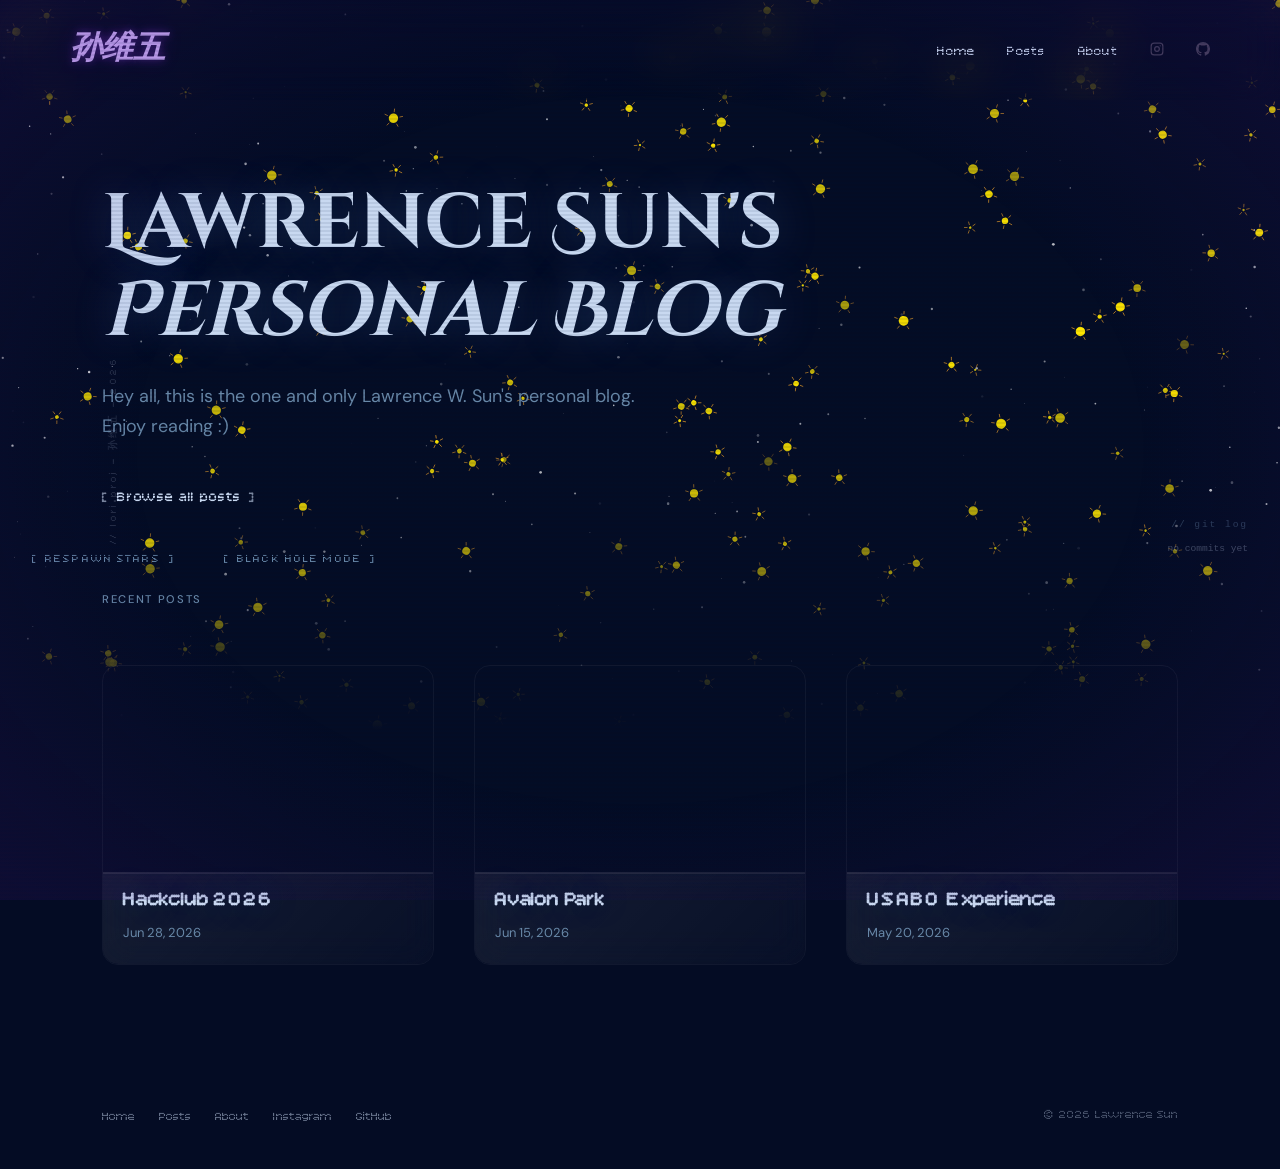
<file: index.html>
<!DOCTYPE html>
<html lang="en">
<head>
  <meta charset="UTF-8" />
  <meta name="viewport" content="width=device-width, initial-scale=1.0" />
  <title>Lawrence Sun — Lifestyle & Vlog</title>
  <meta name="description" content="A lifestyle and vlog blog sharing everyday moments, travel, and life." />

  <!-- Fonts -->
  <link rel="preconnect" href="https://fonts.googleapis.com" />
  <link rel="preconnect" href="https://fonts.gstatic.com" crossorigin />
  <link href="https://fonts.googleapis.com/css2?family=Bitcount+Prop+Single&family=Cinzel+Decorative:wght@400;700&family=Cormorant+Garant:ital,wght@0,400;0,500;0,600;1,400;1,600&family=DM+Sans:wght@400;500;600&display=swap" rel="stylesheet" />

  <link rel="stylesheet" href="css/style.css" />

  <style>
    .fade-in { opacity: 0; transform: translateY(18px); transition: opacity 0.6s ease, transform 0.6s ease; }
    .fade-in.visible { opacity: 1; transform: none; }
  </style>
</head>
<body>

<div class="side-label">// lori.proj — 孙维五 — 2026</div>

<!-- NAV -->
<nav class="nav" role="navigation" aria-label="Main navigation">
  <div class="nav-inner">
    <a href="index.html" class="nav-logo">孙维五</a>
    <ul class="nav-links" role="list">
      <li><a href="index.html">Home</a></li>
      <li><a href="archive.html">Posts</a></li>
      <li><a href="about.html">About</a></li>
      <li>
        <a href="https://www.instagram.com/lori.proj/" class="ig-link" target="_blank" rel="noopener">
          <svg width="14" height="14" viewBox="0 0 24 24" fill="none" stroke="currentColor" stroke-width="2" stroke-linecap="round" stroke-linejoin="round" aria-hidden="true">
            <rect x="2" y="2" width="20" height="20" rx="5" ry="5"/>
            <circle cx="12" cy="12" r="4"/>
            <circle cx="17.5" cy="6.5" r="1" fill="currentColor" stroke="none"/>
          </svg>
</a>
      </li>
      <li>
        <a href="https://github.com/Fifthsol" class="gh-link" target="_blank" rel="noopener">
          <svg width="14" height="14" viewBox="0 0 24 24" fill="currentColor" aria-hidden="true">
            <path d="M12 0C5.37 0 0 5.37 0 12c0 5.31 3.435 9.795 8.205 11.385.6.105.825-.255.825-.57 0-.285-.015-1.23-.015-2.235-3.015.555-3.795-.735-4.035-1.41-.135-.345-.72-1.41-1.23-1.695-.42-.225-1.02-.78-.015-.795.945-.015 1.62.87 1.845 1.23 1.08 1.815 2.805 1.305 3.495.99.105-.78.42-1.305.765-1.605-2.67-.3-5.46-1.335-5.46-5.925 0-1.305.465-2.385 1.23-3.225-.12-.3-.54-1.53.12-3.18 0 0 1.005-.315 3.3 1.23.96-.27 1.98-.405 3-.405s2.04.135 3 .405c2.295-1.56 3.3-1.23 3.3-1.23.66 1.65.24 2.88.12 3.18.765.84 1.23 1.905 1.23 3.225 0 4.605-2.805 5.625-5.475 5.925.435.375.81 1.095.81 2.22 0 1.605-.015 2.895-.015 3.3 0 .315.225.69.825.57A12.02 12.02 0 0 0 24 12c0-6.63-5.37-12-12-12z"/>
          </svg>
</a>
      </li>
    </ul>
    <button class="nav-toggle" aria-label="Toggle menu" aria-expanded="false">
      <svg width="22" height="16" viewBox="0 0 22 16" fill="none" xmlns="http://www.w3.org/2000/svg">
        <line x1="0" y1="1" x2="22" y2="1" stroke="currentColor" stroke-width="1.5"/>
        <line x1="0" y1="8" x2="22" y2="8" stroke="currentColor" stroke-width="1.5"/>
        <line x1="0" y1="15" x2="22" y2="15" stroke="currentColor" stroke-width="1.5"/>
      </svg>
    </button>
  </div>
</nav>

<!-- HERO -->
<section class="hero">
  <canvas id="particles"></canvas>
  <div class="container">
    <h1>Lawrence Sun's<br><em>Personal Blog</em></h1>
    <p class="hero-sub">Hey all, this is the one and only Lawrence W. Sun's personal blog. Enjoy reading :)</p>
    <a href="archive.html" class="hero-cta">Browse all posts</a>
  </div>
  <button id="respawn-btn" aria-label="Respawn stars">respawn stars</button>
  <button id="blackhole-btn" aria-label="Toggle black hole mode">black hole mode</button>
  <span id="supernova-hint">click to supernova</span>

  <div id="commit-log">
    <span class="commit-log-label">// git log</span>
    <ul id="commit-list"></ul>
  </div>
</section>

<!-- RECENT POSTS -->
<section class="posts-section">
  <div class="container">
    <p class="section-label">Recent Posts</p>
    <div class="post-grid">

      <article class="post-card fade-in">
        <div class="post-card-image">
          <div class="post-card-placeholder"></div>
        </div>
        <div class="post-card-body">
          <h3><a href="posts/post-template.html">Hackclub 2026</a></h3>
          <div class="post-meta">
            <span>Jun 28, 2026</span>
          </div>
        </div>
      </article>

      <article class="post-card fade-in">
        <div class="post-card-image">
          <div class="post-card-placeholder"></div>
        </div>
        <div class="post-card-body">
          <h3><a href="posts/post-template.html">Avalon Park</a></h3>
          <div class="post-meta">
            <span>Jun 15, 2026</span>
          </div>
        </div>
      </article>

      <article class="post-card fade-in">
        <div class="post-card-image">
          <div class="post-card-placeholder"></div>
        </div>
        <div class="post-card-body">
          <h3><a href="posts/post-template.html">USABO Experience</a></h3>
          <div class="post-meta">
            <span>May 20, 2026</span>
          </div>
        </div>
      </article>

    </div>
  </div>
</section>

<!-- FOOTER -->
<footer>
  <div class="container">
    <div class="footer-inner">
      <ul class="footer-links" role="list">
        <li><a href="index.html">Home</a></li>
        <li><a href="archive.html">Posts</a></li>
        <li><a href="about.html">About</a></li>
        <li><a href="https://www.instagram.com/lori.proj/" target="_blank" rel="noopener">Instagram</a></li>
        <li><a href="https://github.com/Fifthsol" target="_blank" rel="noopener">GitHub</a></li>
      </ul>
      <span class="footer-copy">&copy; 2026 Lawrence Sun</span>
    </div>
  </div>
</footer>

<script src="js/main.js"></script>
</body>
</html>
</file>
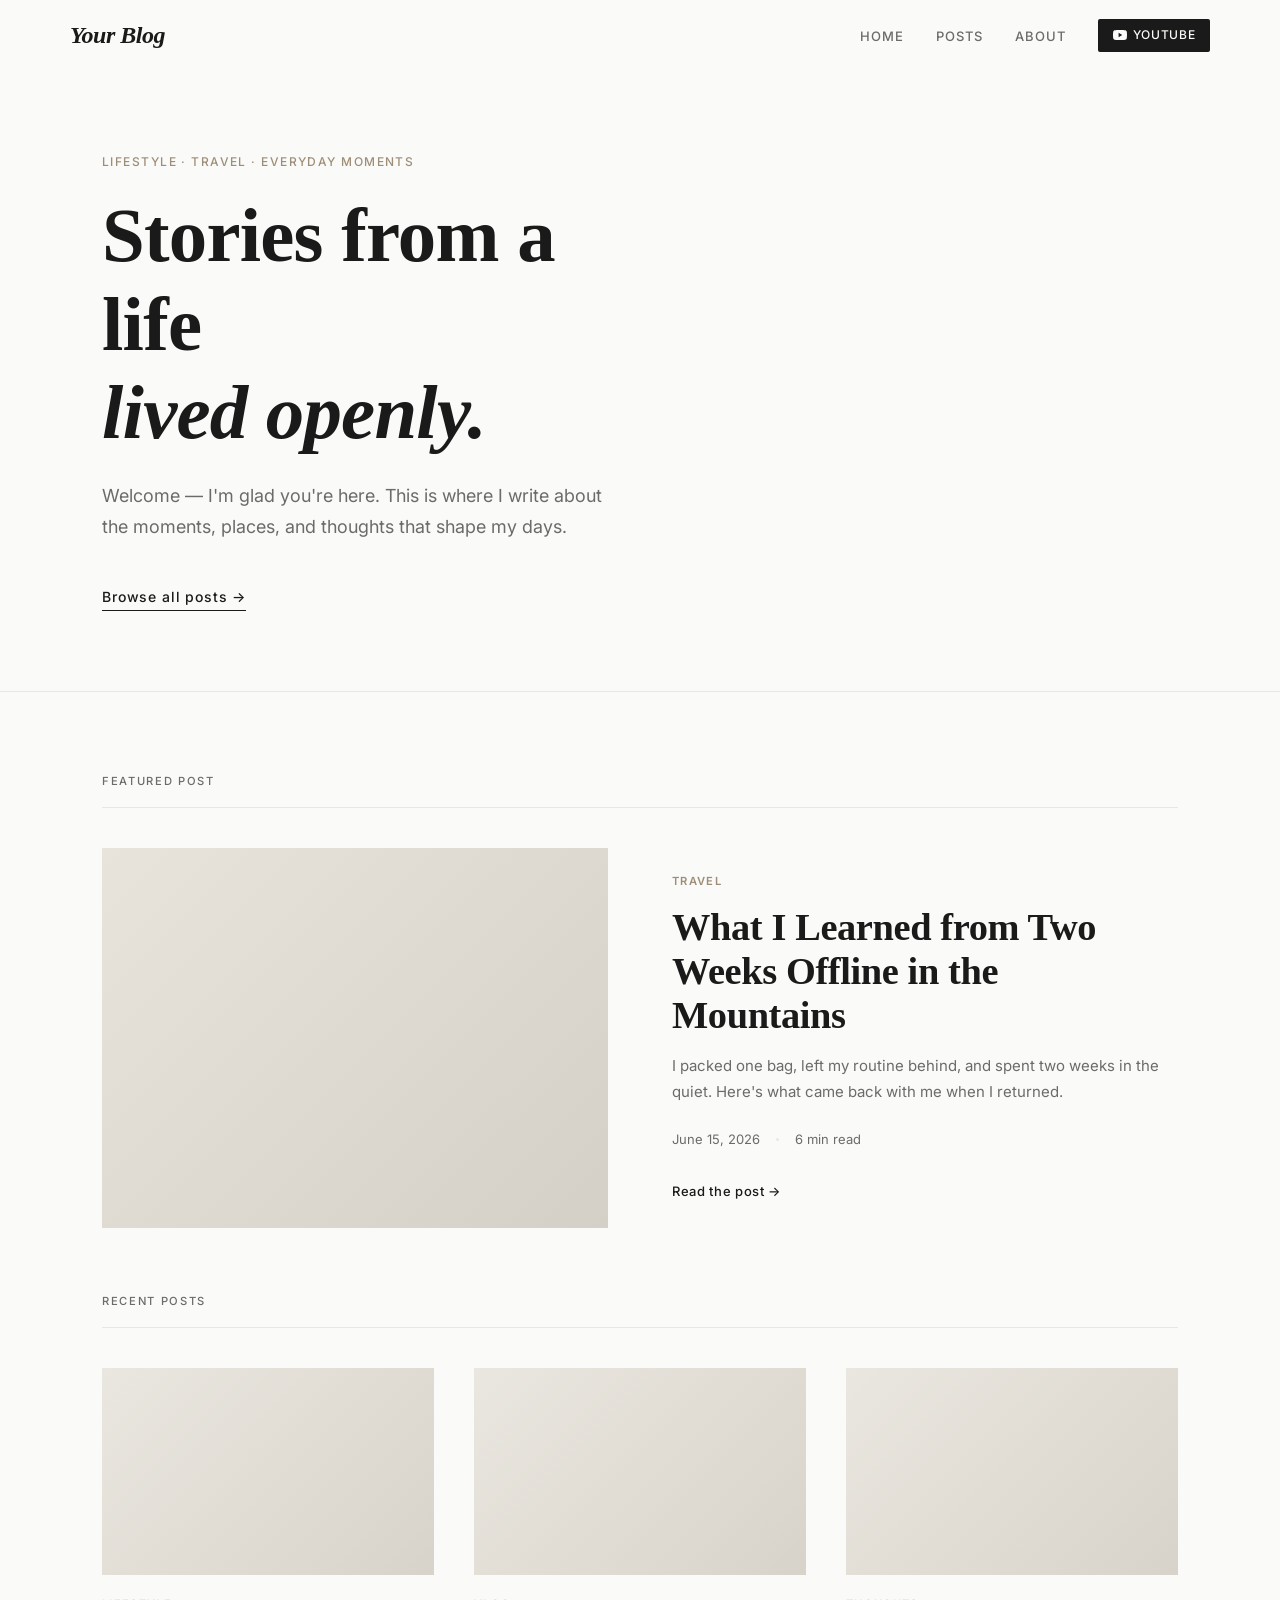
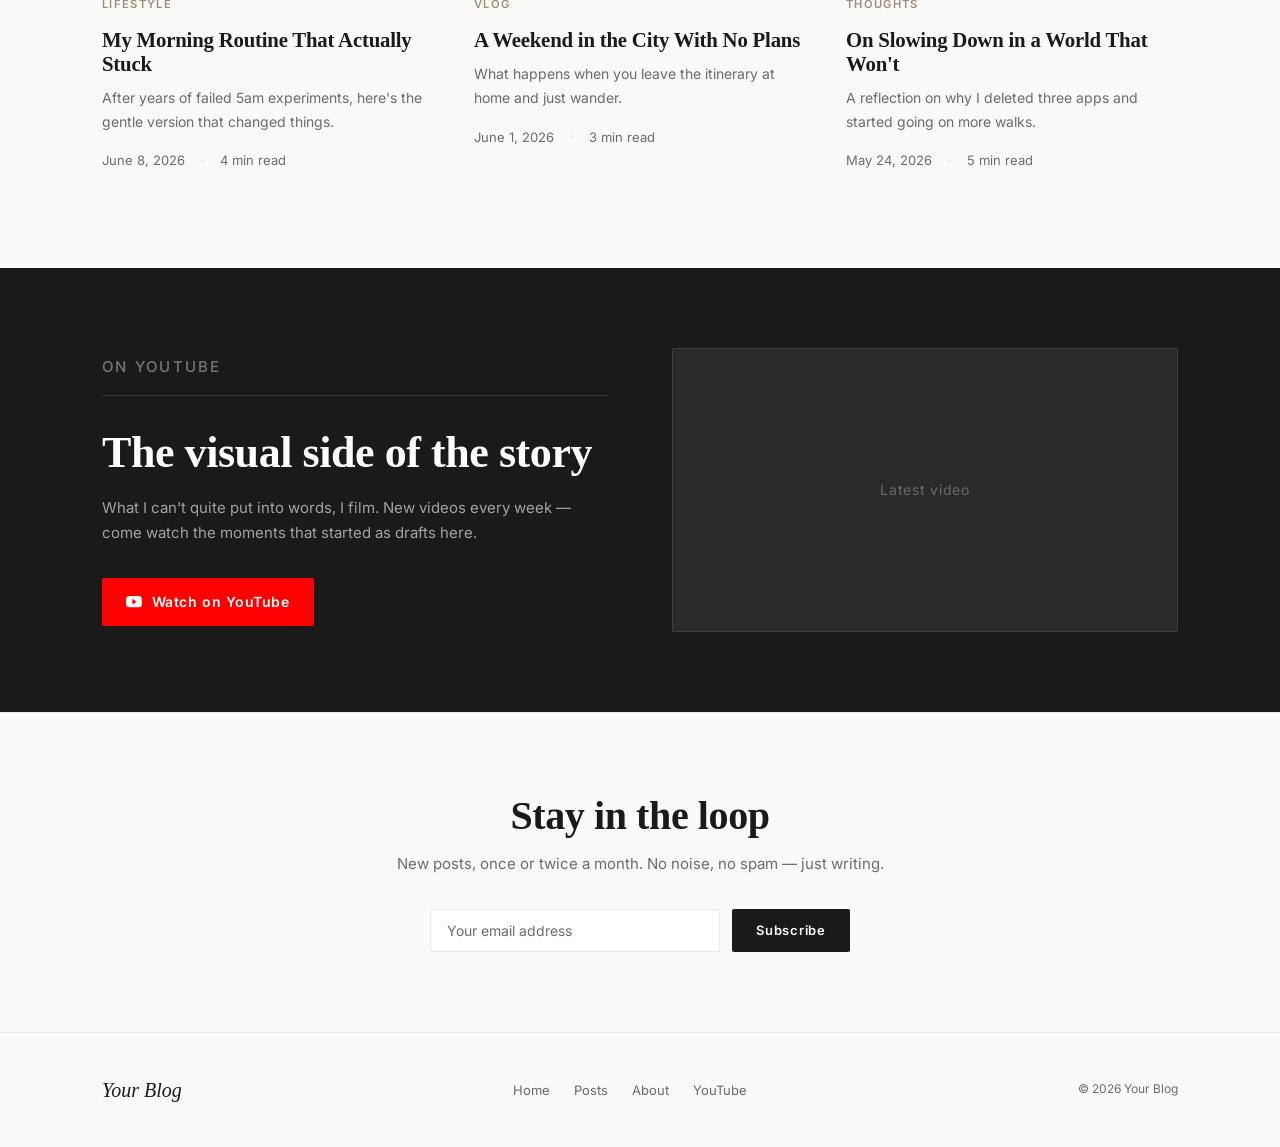
<file: blog/index.html>
<!DOCTYPE html>
<html lang="en">
<head>
  <meta charset="UTF-8" />
  <meta name="viewport" content="width=device-width, initial-scale=1.0" />
  <title>Your Blog Name — Lifestyle & Vlog</title>
  <meta name="description" content="A lifestyle and vlog blog sharing everyday moments, travel, and life." />

  <!-- Fonts -->
  <link rel="preconnect" href="https://fonts.googleapis.com" />
  <link rel="preconnect" href="https://fonts.gstatic.com" crossorigin />
  <link href="https://fonts.googleapis.com/css2?family=Cormorant+Garant:ital,wght@0,400;0,500;0,600;1,400;1,600&family=Inter:wght@400;500;600&display=swap" rel="stylesheet" />

  <link rel="stylesheet" href="css/style.css" />

  <style>
    .fade-in { opacity: 0; transform: translateY(18px); transition: opacity 0.6s ease, transform 0.6s ease; }
    .fade-in.visible { opacity: 1; transform: none; }
  </style>
</head>
<body>

<!-- NAV -->
<nav class="nav" role="navigation" aria-label="Main navigation">
  <div class="nav-inner">
    <a href="index.html" class="nav-logo">Your Blog</a>
    <ul class="nav-links" role="list">
      <li><a href="index.html">Home</a></li>
      <li><a href="archive.html">Posts</a></li>
      <li><a href="about.html">About</a></li>
      <li>
        <a href="https://youtube.com/@yourchannel" class="yt-link" target="_blank" rel="noopener">
          <svg width="14" height="10" viewBox="0 0 14 10" fill="none" xmlns="http://www.w3.org/2000/svg" aria-hidden="true">
            <path d="M13.7 1.56A1.75 1.75 0 0 0 12.47.33C11.37 0 7 0 7 0S2.63 0 1.53.33A1.75 1.75 0 0 0 .3 1.56C0 2.66 0 5 0 5s0 2.34.3 3.44a1.75 1.75 0 0 0 1.23 1.23C2.63 10 7 10 7 10s4.37 0 5.47-.33a1.75 1.75 0 0 0 1.23-1.23C14 7.34 14 5 14 5s0-2.34-.3-3.44z" fill="currentColor"/>
            <path d="M5.6 7.14L9.24 5 5.6 2.86v4.28z" fill="#1A1A1A"/>
          </svg>
          YouTube
        </a>
      </li>
    </ul>
    <button class="nav-toggle" aria-label="Toggle menu" aria-expanded="false">
      <svg width="22" height="16" viewBox="0 0 22 16" fill="none" xmlns="http://www.w3.org/2000/svg">
        <line x1="0" y1="1" x2="22" y2="1" stroke="currentColor" stroke-width="1.5"/>
        <line x1="0" y1="8" x2="22" y2="8" stroke="currentColor" stroke-width="1.5"/>
        <line x1="0" y1="15" x2="22" y2="15" stroke="currentColor" stroke-width="1.5"/>
      </svg>
    </button>
  </div>
</nav>

<!-- HERO -->
<section class="hero">
  <div class="container">
    <p class="hero-eyebrow">Lifestyle · Travel · Everyday Moments</p>
    <h1>Stories from a life<br><em>lived openly.</em></h1>
    <p class="hero-sub">Welcome — I'm glad you're here. This is where I write about the moments, places, and thoughts that shape my days.</p>
    <a href="archive.html" class="hero-cta">Browse all posts &rarr;</a>
  </div>
</section>

<!-- FEATURED POST -->
<section class="featured-section">
  <div class="container">
    <p class="section-label">Featured Post</p>
    <article class="featured-post fade-in">
      <div class="featured-image">
        <!-- Replace src with your image. Example: <img src="images/post1.jpg" alt="Morning walk" /> -->
        <div class="featured-placeholder"></div>
      </div>
      <div class="featured-content">
        <p class="post-category">Travel</p>
        <h2><a href="posts/post-template.html">What I Learned from Two Weeks Offline in the Mountains</a></h2>
        <p class="post-excerpt">I packed one bag, left my routine behind, and spent two weeks in the quiet. Here's what came back with me when I returned.</p>
        <div class="post-meta">
          <span>June 15, 2026</span>
          <span class="dot"></span>
          <span>6 min read</span>
        </div>
        <br/>
        <a href="posts/post-template.html" class="read-more">Read the post &rarr;</a>
      </div>
    </article>
  </div>
</section>

<!-- POST GRID -->
<section class="posts-section">
  <div class="container">
    <p class="section-label">Recent Posts</p>
    <div class="post-grid">

      <article class="post-card fade-in">
        <div class="post-card-image">
          <div class="post-card-placeholder"></div>
        </div>
        <p class="post-category">Lifestyle</p>
        <h3><a href="posts/post-template.html">My Morning Routine That Actually Stuck</a></h3>
        <p class="post-excerpt">After years of failed 5am experiments, here's the gentle version that changed things.</p>
        <div class="post-meta">
          <span>June 8, 2026</span>
          <span class="dot"></span>
          <span>4 min read</span>
        </div>
      </article>

      <article class="post-card fade-in">
        <div class="post-card-image">
          <div class="post-card-placeholder"></div>
        </div>
        <p class="post-category">Vlog</p>
        <h3><a href="posts/post-template.html">A Weekend in the City With No Plans</a></h3>
        <p class="post-excerpt">What happens when you leave the itinerary at home and just wander.</p>
        <div class="post-meta">
          <span>June 1, 2026</span>
          <span class="dot"></span>
          <span>3 min read</span>
        </div>
      </article>

      <article class="post-card fade-in">
        <div class="post-card-image">
          <div class="post-card-placeholder"></div>
        </div>
        <p class="post-category">Thoughts</p>
        <h3><a href="posts/post-template.html">On Slowing Down in a World That Won't</a></h3>
        <p class="post-excerpt">A reflection on why I deleted three apps and started going on more walks.</p>
        <div class="post-meta">
          <span>May 24, 2026</span>
          <span class="dot"></span>
          <span>5 min read</span>
        </div>
      </article>

    </div>
  </div>
</section>

<!-- YOUTUBE SECTION -->
<section class="yt-section">
  <div class="container">
    <div class="yt-inner">
      <div class="yt-text fade-in">
        <p class="section-label">On YouTube</p>
        <h2>The visual side of the story</h2>
        <p>What I can't quite put into words, I film. New videos every week — come watch the moments that started as drafts here.</p>
        <a href="https://youtube.com/@yourchannel" class="yt-btn" target="_blank" rel="noopener">
          <svg width="16" height="12" viewBox="0 0 16 12" fill="none" xmlns="http://www.w3.org/2000/svg" aria-hidden="true">
            <path d="M15.66 1.87A2 2 0 0 0 14.26.47C13 .12 8 .12 8 .12S3 .12 1.74.47A2 2 0 0 0 .34 1.87C0 3.13 0 5.71 0 5.71s0 2.58.34 3.84A2 2 0 0 0 1.74 11c1.26.35 6.26.35 6.26.35s5 0 6.26-.35a2 2 0 0 0 1.4-1.45C16 8.29 16 5.71 16 5.71s0-2.58-.34-3.84z" fill="white"/>
            <path d="M6.4 8.57L10.56 5.71 6.4 2.86v5.71z" fill="red"/>
          </svg>
          Watch on YouTube
        </a>
      </div>
      <div class="yt-preview fade-in">
        <!-- You can embed a YouTube video here:
        <iframe width="100%" height="100%" src="https://www.youtube.com/embed/VIDEO_ID" frameborder="0" allowfullscreen style="border-radius:2px;"></iframe>
        -->
        <span>Latest video</span>
      </div>
    </div>
  </div>
</section>

<!-- NEWSLETTER -->
<section class="newsletter-section">
  <div class="container">
    <h2>Stay in the loop</h2>
    <p>New posts, once or twice a month. No noise, no spam — just writing.</p>
    <form class="newsletter-form" novalidate>
      <input type="email" placeholder="Your email address" required aria-label="Email address" />
      <button type="submit">Subscribe</button>
    </form>
  </div>
</section>

<!-- FOOTER -->
<footer>
  <div class="container">
    <div class="footer-inner">
      <span class="footer-logo">Your Blog</span>
      <ul class="footer-links" role="list">
        <li><a href="index.html">Home</a></li>
        <li><a href="archive.html">Posts</a></li>
        <li><a href="about.html">About</a></li>
        <li><a href="https://youtube.com/@yourchannel" target="_blank" rel="noopener">YouTube</a></li>
      </ul>
      <span class="footer-copy">&copy; 2026 Your Blog</span>
    </div>
  </div>
</footer>

<script src="js/main.js"></script>
</body>
</html>
</file>
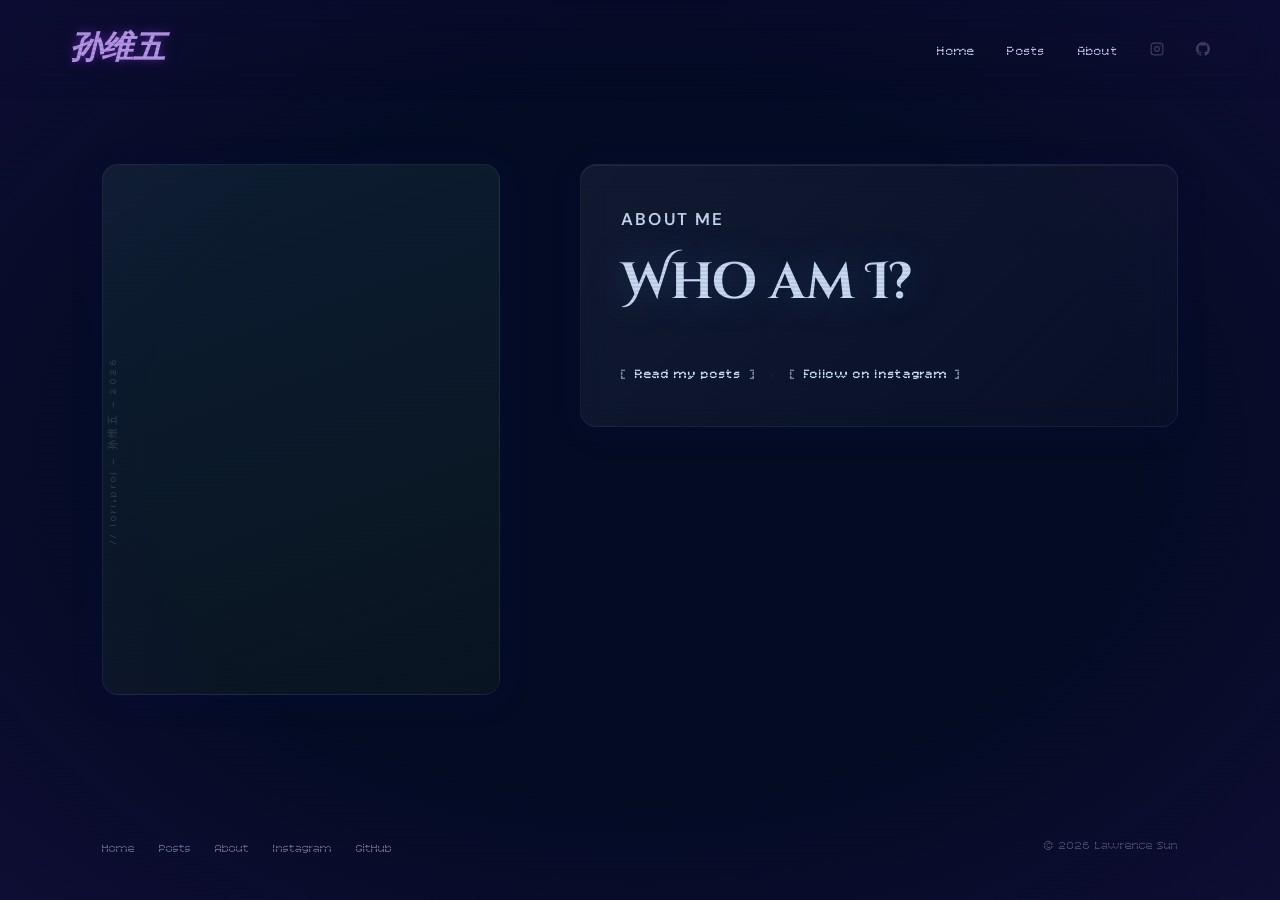
<file: about.html>
<!DOCTYPE html>
<html lang="en">
<head>
  <meta charset="UTF-8" />
  <meta name="viewport" content="width=device-width, initial-scale=1.0" />
  <title>About — Lawrence Sun</title>
  <meta name="description" content="A little bit about me and why I started this blog." />

  <link rel="preconnect" href="https://fonts.googleapis.com" />
  <link rel="preconnect" href="https://fonts.gstatic.com" crossorigin />
  <link href="https://fonts.googleapis.com/css2?family=Bitcount+Prop+Single&family=Cinzel+Decorative:wght@400;700&family=Cormorant+Garant:ital,wght@0,400;0,500;0,600;1,400;1,600&family=DM+Sans:wght@400;500;600&display=swap" rel="stylesheet" />

  <link rel="stylesheet" href="css/style.css" />
</head>
<body>

<div class="side-label">// lori.proj — 孙维五 — 2026</div>

<nav class="nav" role="navigation" aria-label="Main navigation">
  <div class="nav-inner">
    <a href="index.html" class="nav-logo">孙维五</a>
    <ul class="nav-links" role="list">
      <li><a href="index.html">Home</a></li>
      <li><a href="archive.html">Posts</a></li>
      <li><a href="about.html">About</a></li>
      <li>
        <a href="https://www.instagram.com/lori.proj/" class="ig-link" target="_blank" rel="noopener">
          <svg width="14" height="14" viewBox="0 0 24 24" fill="none" stroke="currentColor" stroke-width="2" stroke-linecap="round" stroke-linejoin="round" aria-hidden="true">
            <rect x="2" y="2" width="20" height="20" rx="5" ry="5"/>
            <circle cx="12" cy="12" r="4"/>
            <circle cx="17.5" cy="6.5" r="1" fill="currentColor" stroke="none"/>
          </svg>
</a>
      </li>
      <li>
        <a href="https://github.com/Fifthsol" class="gh-link" target="_blank" rel="noopener">
          <svg width="14" height="14" viewBox="0 0 24 24" fill="currentColor" aria-hidden="true">
            <path d="M12 0C5.37 0 0 5.37 0 12c0 5.31 3.435 9.795 8.205 11.385.6.105.825-.255.825-.57 0-.285-.015-1.23-.015-2.235-3.015.555-3.795-.735-4.035-1.41-.135-.345-.72-1.41-1.23-1.695-.42-.225-1.02-.78-.015-.795.945-.015 1.62.87 1.845 1.23 1.08 1.815 2.805 1.305 3.495.99.105-.78.42-1.305.765-1.605-2.67-.3-5.46-1.335-5.46-5.925 0-1.305.465-2.385 1.23-3.225-.12-.3-.54-1.53.12-3.18 0 0 1.005-.315 3.3 1.23.96-.27 1.98-.405 3-.405s2.04.135 3 .405c2.295-1.56 3.3-1.23 3.3-1.23.66 1.65.24 2.88.12 3.18.765.84 1.23 1.905 1.23 3.225 0 4.605-2.805 5.625-5.475 5.925.435.375.81 1.095.81 2.22 0 1.605-.015 2.895-.015 3.3 0 .315.225.69.825.57A12.02 12.02 0 0 0 24 12c0-6.63-5.37-12-12-12z"/>
          </svg>
</a>
      </li>
    </ul>
    <button class="nav-toggle" aria-label="Toggle menu" aria-expanded="false">
      <svg width="22" height="16" viewBox="0 0 22 16" fill="none">
        <line x1="0" y1="1" x2="22" y2="1" stroke="currentColor" stroke-width="1.5"/>
        <line x1="0" y1="8" x2="22" y2="8" stroke="currentColor" stroke-width="1.5"/>
        <line x1="0" y1="15" x2="22" y2="15" stroke="currentColor" stroke-width="1.5"/>
      </svg>
    </button>
  </div>
</nav>

<main>
  <div class="container page-top">
    <div class="about-grid">

      <div class="about-photo">
        <!-- Replace with: <img src="../images/your-photo.jpg" alt="Your Name" /> -->
        <div class="about-photo-placeholder"></div>
      </div>

      <div class="about-content">
        <p class="post-category">About me</p>
        <h1>Who am I?</h1>

        <br/>
        <div class="post-meta">
          <a href="archive.html" class="read-more">Read my posts</a>
          <span class="dot"></span>
          <a href="https://www.instagram.com/lori.proj/" class="read-more" target="_blank" rel="noopener">Follow on Instagram</a>
        </div>
      </div>

    </div>
  </div>
</main>

<footer>
  <div class="container">
    <div class="footer-inner">
      <ul class="footer-links" role="list">
        <li><a href="index.html">Home</a></li>
        <li><a href="archive.html">Posts</a></li>
        <li><a href="about.html">About</a></li>
        <li><a href="https://www.instagram.com/lori.proj/" target="_blank" rel="noopener">Instagram</a></li>
        <li><a href="https://github.com/Fifthsol" target="_blank" rel="noopener">GitHub</a></li>
      </ul>
      <span class="footer-copy">&copy; 2026 Lawrence Sun</span>
    </div>
  </div>
</footer>

<script src="js/main.js"></script>
</body>
</html>
</file>
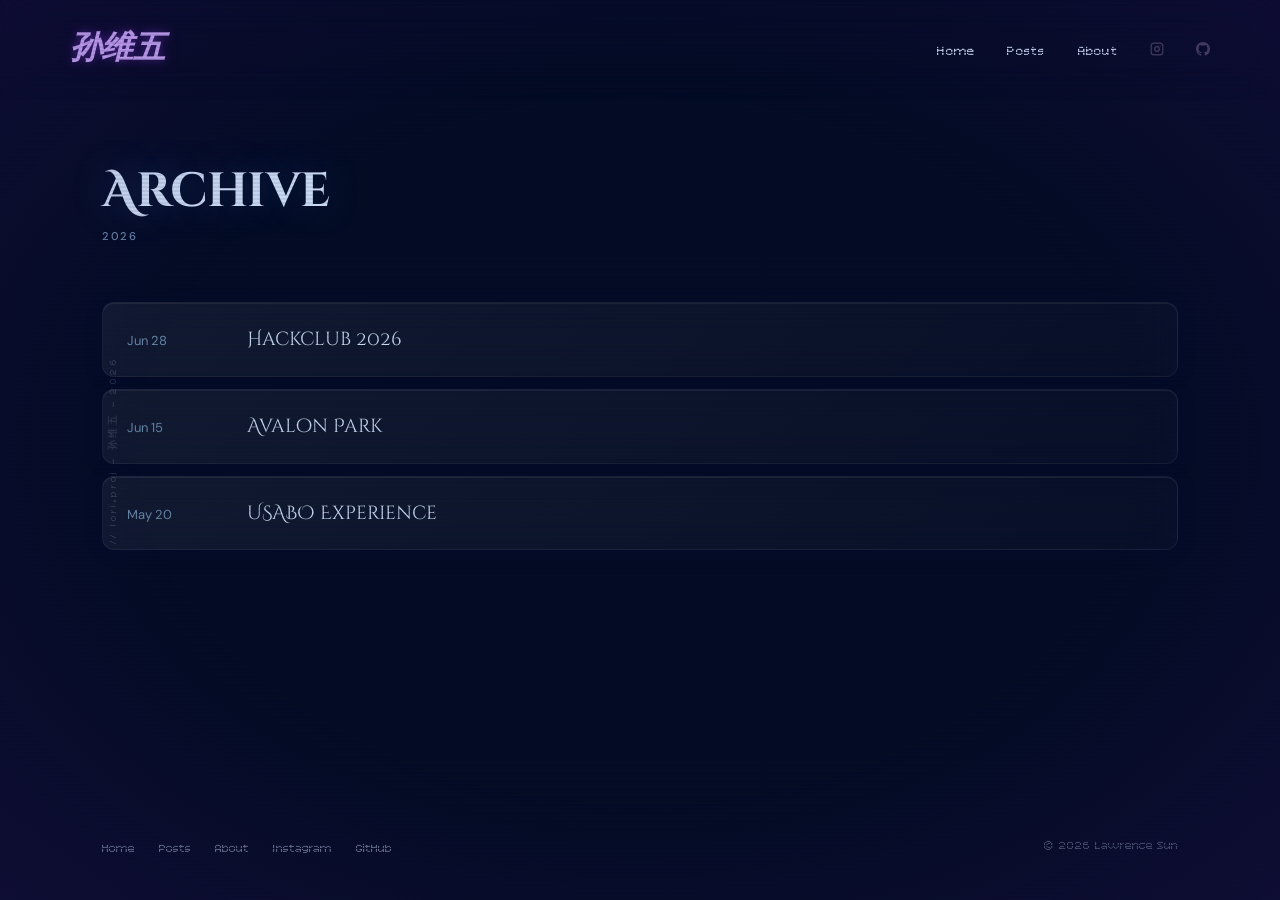
<file: archive.html>
<!DOCTYPE html>
<html lang="en">
<head>
  <meta charset="UTF-8" />
  <meta name="viewport" content="width=device-width, initial-scale=1.0" />
  <title>All Posts — Lawrence Sun </title>
  <meta name="description" content="Browse every post on the blog." />

  <link rel="preconnect" href="https://fonts.googleapis.com" />
  <link rel="preconnect" href="https://fonts.gstatic.com" crossorigin />
  <link href="https://fonts.googleapis.com/css2?family=Bitcount+Prop+Single&family=Cinzel+Decorative:wght@400;700&family=Cormorant+Garant:ital,wght@0,400;0,500;0,600;1,400;1,600&family=DM+Sans:wght@400;500;600&display=swap" rel="stylesheet" />

  <link rel="stylesheet" href="css/style.css" />
</head>
<body>

<div class="side-label">// lori.proj — 孙维五 — 2026</div>

<nav class="nav" role="navigation" aria-label="Main navigation">
  <div class="nav-inner">
    <a href="index.html" class="nav-logo">孙维五</a>
    <ul class="nav-links" role="list">
      <li><a href="index.html">Home</a></li>
      <li><a href="archive.html">Posts</a></li>
      <li><a href="about.html">About</a></li>
      <li>
        <a href="https://www.instagram.com/lori.proj/" class="ig-link" target="_blank" rel="noopener">
          <svg width="14" height="14" viewBox="0 0 24 24" fill="none" stroke="currentColor" stroke-width="2" stroke-linecap="round" stroke-linejoin="round" aria-hidden="true">
            <rect x="2" y="2" width="20" height="20" rx="5" ry="5"/>
            <circle cx="12" cy="12" r="4"/>
            <circle cx="17.5" cy="6.5" r="1" fill="currentColor" stroke="none"/>
          </svg>
</a>
      </li>
      <li>
        <a href="https://github.com/Fifthsol" class="gh-link" target="_blank" rel="noopener">
          <svg width="14" height="14" viewBox="0 0 24 24" fill="currentColor" aria-hidden="true">
            <path d="M12 0C5.37 0 0 5.37 0 12c0 5.31 3.435 9.795 8.205 11.385.6.105.825-.255.825-.57 0-.285-.015-1.23-.015-2.235-3.015.555-3.795-.735-4.035-1.41-.135-.345-.72-1.41-1.23-1.695-.42-.225-1.02-.78-.015-.795.945-.015 1.62.87 1.845 1.23 1.08 1.815 2.805 1.305 3.495.99.105-.78.42-1.305.765-1.605-2.67-.3-5.46-1.335-5.46-5.925 0-1.305.465-2.385 1.23-3.225-.12-.3-.54-1.53.12-3.18 0 0 1.005-.315 3.3 1.23.96-.27 1.98-.405 3-.405s2.04.135 3 .405c2.295-1.56 3.3-1.23 3.3-1.23.66 1.65.24 2.88.12 3.18.765.84 1.23 1.905 1.23 3.225 0 4.605-2.805 5.625-5.475 5.925.435.375.81 1.095.81 2.22 0 1.605-.015 2.895-.015 3.3 0 .315.225.69.825.57A12.02 12.02 0 0 0 24 12c0-6.63-5.37-12-12-12z"/>
          </svg>
</a>
      </li>
    </ul>
    <button class="nav-toggle" aria-label="Toggle menu" aria-expanded="false">
      <svg width="22" height="16" viewBox="0 0 22 16" fill="none">
        <line x1="0" y1="1" x2="22" y2="1" stroke="currentColor" stroke-width="1.5"/>
        <line x1="0" y1="8" x2="22" y2="8" stroke="currentColor" stroke-width="1.5"/>
        <line x1="0" y1="15" x2="22" y2="15" stroke="currentColor" stroke-width="1.5"/>
      </svg>
    </button>
  </div>
</nav>

<main>
  <div class="container page-top">

    <h1 style="font-size: clamp(2rem, 4vw, 3rem); margin-bottom: 0.5rem;">Archive</h1>

    <p class="section-label">2026</p>
    <div class="archive-list">

      <a href="posts/post-template.html" class="archive-item">
        <span class="archive-date">Jun 28</span>
        <span class="archive-title">Hackclub 2026</span>
      </a>

      <a href="posts/post-template.html" class="archive-item">
        <span class="archive-date">Jun 15</span>
        <span class="archive-title">Avalon Park</span>
      </a>

      <a href="posts/post-template.html" class="archive-item">
        <span class="archive-date">May 20</span>
        <span class="archive-title">USABO Experience</span>
      </a>

    </div>

  </div>
</main>

<footer>
  <div class="container">
    <div class="footer-inner">
      <ul class="footer-links" role="list">
        <li><a href="index.html">Home</a></li>
        <li><a href="archive.html">Posts</a></li>
        <li><a href="about.html">About</a></li>
        <li><a href="https://www.instagram.com/lori.proj/" target="_blank" rel="noopener">Instagram</a></li>
        <li><a href="https://github.com/Fifthsol" target="_blank" rel="noopener">GitHub</a></li>
      </ul>
      <span class="footer-copy">&copy; 2026 Lawrence Sun</span>
    </div>
  </div>
</footer>

<script src="js/main.js"></script>
</body>
</html>
</file>
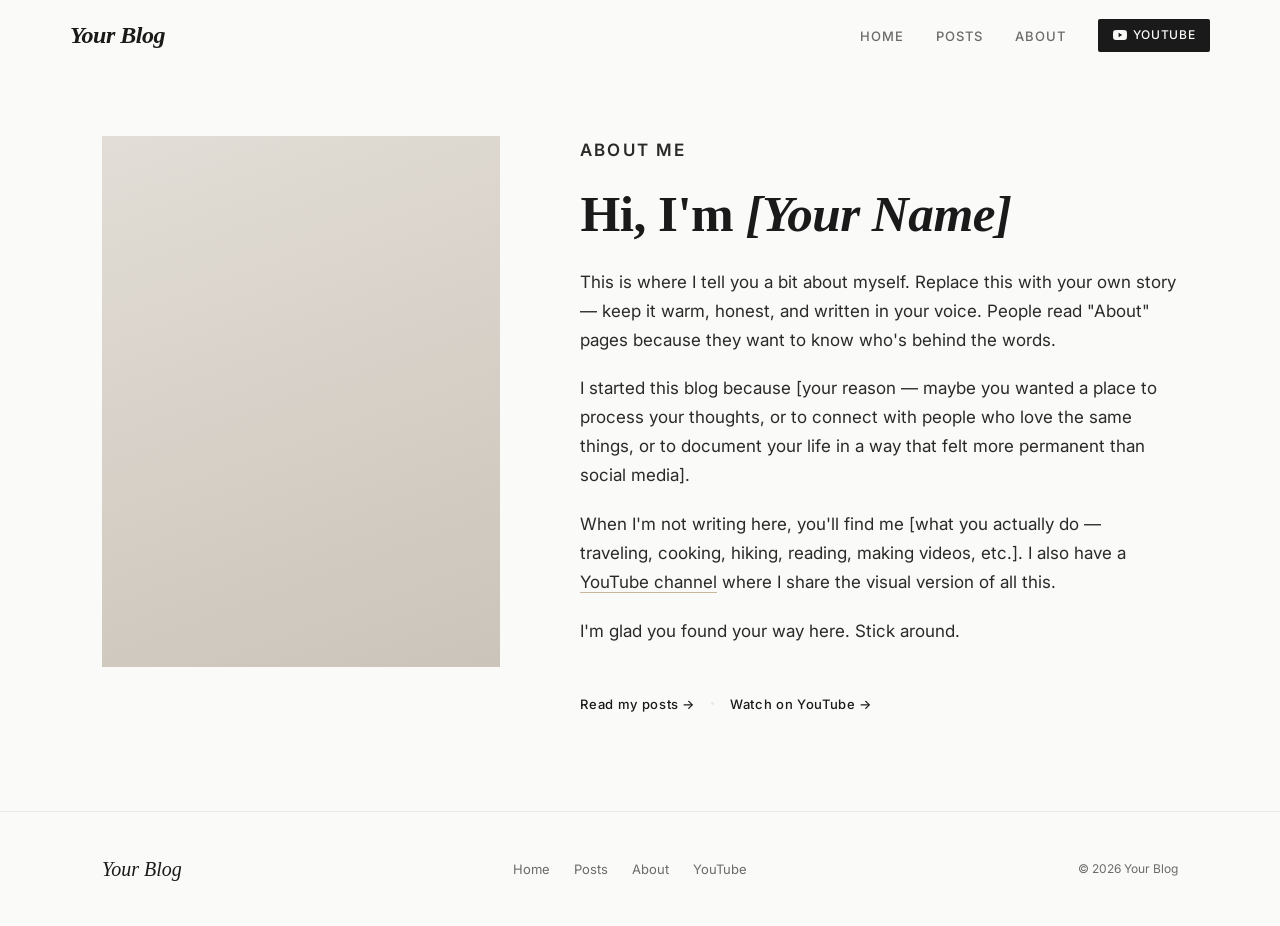
<file: blog/about.html>
<!DOCTYPE html>
<html lang="en">
<head>
  <meta charset="UTF-8" />
  <meta name="viewport" content="width=device-width, initial-scale=1.0" />
  <title>About — Your Blog Name</title>
  <meta name="description" content="A little bit about me and why I started this blog." />

  <link rel="preconnect" href="https://fonts.googleapis.com" />
  <link rel="preconnect" href="https://fonts.gstatic.com" crossorigin />
  <link href="https://fonts.googleapis.com/css2?family=Cormorant+Garant:ital,wght@0,400;0,500;0,600;1,400;1,600&family=Inter:wght@400;500;600&display=swap" rel="stylesheet" />

  <link rel="stylesheet" href="css/style.css" />
</head>
<body>

<nav class="nav" role="navigation" aria-label="Main navigation">
  <div class="nav-inner">
    <a href="index.html" class="nav-logo">Your Blog</a>
    <ul class="nav-links" role="list">
      <li><a href="index.html">Home</a></li>
      <li><a href="archive.html">Posts</a></li>
      <li><a href="about.html">About</a></li>
      <li>
        <a href="https://youtube.com/@yourchannel" class="yt-link" target="_blank" rel="noopener">
          <svg width="14" height="10" viewBox="0 0 14 10" fill="none" xmlns="http://www.w3.org/2000/svg" aria-hidden="true">
            <path d="M13.7 1.56A1.75 1.75 0 0 0 12.47.33C11.37 0 7 0 7 0S2.63 0 1.53.33A1.75 1.75 0 0 0 .3 1.56C0 2.66 0 5 0 5s0 2.34.3 3.44a1.75 1.75 0 0 0 1.23 1.23C2.63 10 7 10 7 10s4.37 0 5.47-.33a1.75 1.75 0 0 0 1.23-1.23C14 7.34 14 5 14 5s0-2.34-.3-3.44z" fill="currentColor"/>
            <path d="M5.6 7.14L9.24 5 5.6 2.86v4.28z" fill="#1A1A1A"/>
          </svg>
          YouTube
        </a>
      </li>
    </ul>
    <button class="nav-toggle" aria-label="Toggle menu" aria-expanded="false">
      <svg width="22" height="16" viewBox="0 0 22 16" fill="none">
        <line x1="0" y1="1" x2="22" y2="1" stroke="currentColor" stroke-width="1.5"/>
        <line x1="0" y1="8" x2="22" y2="8" stroke="currentColor" stroke-width="1.5"/>
        <line x1="0" y1="15" x2="22" y2="15" stroke="currentColor" stroke-width="1.5"/>
      </svg>
    </button>
  </div>
</nav>

<main>
  <div class="container page-top">
    <div class="about-grid">

      <div class="about-photo">
        <!-- Replace with: <img src="../images/your-photo.jpg" alt="Your Name" /> -->
        <div class="about-photo-placeholder"></div>
      </div>

      <div class="about-content">
        <p class="post-category">About me</p>
        <h1>Hi, I'm <em>[Your Name]</em></h1>

        <p>This is where I tell you a bit about myself. Replace this with your own story — keep it warm, honest, and written in your voice. People read "About" pages because they want to know who's behind the words.</p>

        <p>I started this blog because [your reason — maybe you wanted a place to process your thoughts, or to connect with people who love the same things, or to document your life in a way that felt more permanent than social media].</p>

        <p>When I'm not writing here, you'll find me [what you actually do — traveling, cooking, hiking, reading, making videos, etc.]. I also have a <a href="https://youtube.com/@yourchannel" style="border-bottom: 1px solid var(--accent);" target="_blank" rel="noopener">YouTube channel</a> where I share the visual version of all this.</p>

        <p>I'm glad you found your way here. Stick around.</p>

        <br/>
        <div class="post-meta">
          <a href="archive.html" class="read-more">Read my posts &rarr;</a>
          <span class="dot"></span>
          <a href="https://youtube.com/@yourchannel" class="read-more" target="_blank" rel="noopener">Watch on YouTube &rarr;</a>
        </div>
      </div>

    </div>
  </div>
</main>

<footer>
  <div class="container">
    <div class="footer-inner">
      <span class="footer-logo">Your Blog</span>
      <ul class="footer-links" role="list">
        <li><a href="index.html">Home</a></li>
        <li><a href="archive.html">Posts</a></li>
        <li><a href="about.html">About</a></li>
        <li><a href="https://youtube.com/@yourchannel" target="_blank" rel="noopener">YouTube</a></li>
      </ul>
      <span class="footer-copy">&copy; 2026 Your Blog</span>
    </div>
  </div>
</footer>

<script src="js/main.js"></script>
</body>
</html>
</file>
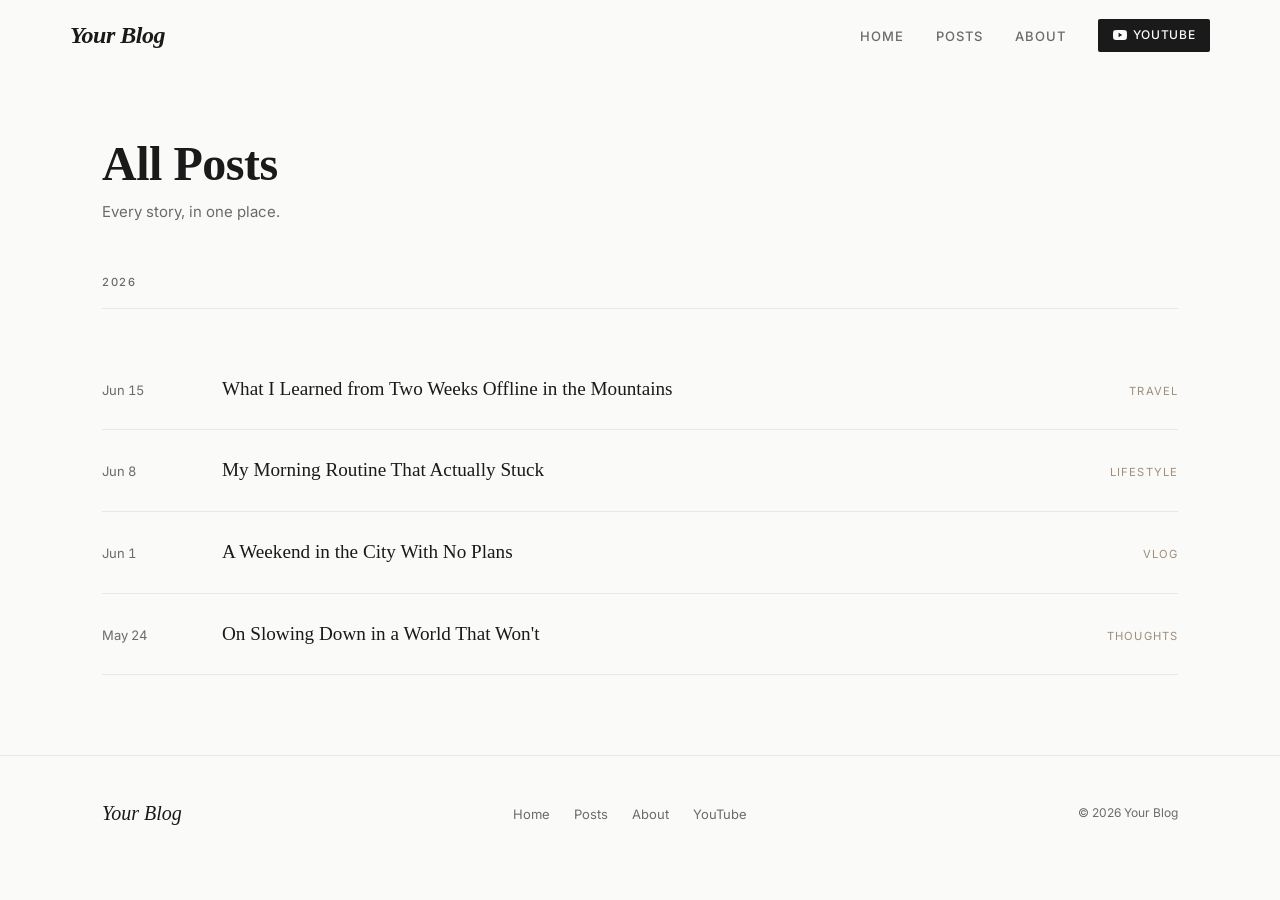
<file: blog/archive.html>
<!DOCTYPE html>
<html lang="en">
<head>
  <meta charset="UTF-8" />
  <meta name="viewport" content="width=device-width, initial-scale=1.0" />
  <title>All Posts — Your Blog Name</title>
  <meta name="description" content="Browse every post on the blog." />

  <link rel="preconnect" href="https://fonts.googleapis.com" />
  <link rel="preconnect" href="https://fonts.gstatic.com" crossorigin />
  <link href="https://fonts.googleapis.com/css2?family=Cormorant+Garant:ital,wght@0,400;0,500;0,600;1,400;1,600&family=Inter:wght@400;500;600&display=swap" rel="stylesheet" />

  <link rel="stylesheet" href="css/style.css" />
</head>
<body>

<nav class="nav" role="navigation" aria-label="Main navigation">
  <div class="nav-inner">
    <a href="index.html" class="nav-logo">Your Blog</a>
    <ul class="nav-links" role="list">
      <li><a href="index.html">Home</a></li>
      <li><a href="archive.html">Posts</a></li>
      <li><a href="about.html">About</a></li>
      <li>
        <a href="https://youtube.com/@yourchannel" class="yt-link" target="_blank" rel="noopener">
          <svg width="14" height="10" viewBox="0 0 14 10" fill="none" xmlns="http://www.w3.org/2000/svg" aria-hidden="true">
            <path d="M13.7 1.56A1.75 1.75 0 0 0 12.47.33C11.37 0 7 0 7 0S2.63 0 1.53.33A1.75 1.75 0 0 0 .3 1.56C0 2.66 0 5 0 5s0 2.34.3 3.44a1.75 1.75 0 0 0 1.23 1.23C2.63 10 7 10 7 10s4.37 0 5.47-.33a1.75 1.75 0 0 0 1.23-1.23C14 7.34 14 5 14 5s0-2.34-.3-3.44z" fill="currentColor"/>
            <path d="M5.6 7.14L9.24 5 5.6 2.86v4.28z" fill="#1A1A1A"/>
          </svg>
          YouTube
        </a>
      </li>
    </ul>
    <button class="nav-toggle" aria-label="Toggle menu" aria-expanded="false">
      <svg width="22" height="16" viewBox="0 0 22 16" fill="none">
        <line x1="0" y1="1" x2="22" y2="1" stroke="currentColor" stroke-width="1.5"/>
        <line x1="0" y1="8" x2="22" y2="8" stroke="currentColor" stroke-width="1.5"/>
        <line x1="0" y1="15" x2="22" y2="15" stroke="currentColor" stroke-width="1.5"/>
      </svg>
    </button>
  </div>
</nav>

<main>
  <div class="container page-top">

    <h1 style="font-size: clamp(2rem, 4vw, 3rem); margin-bottom: 0.5rem;">All Posts</h1>
    <p style="color: var(--text-muted); margin-bottom: 3rem; font-size: 0.9375rem;">Every story, in one place.</p>

    <p class="section-label">2026</p>
    <div class="archive-list">

      <a href="posts/post-template.html" class="archive-item">
        <span class="archive-date">Jun 15</span>
        <span class="archive-title">What I Learned from Two Weeks Offline in the Mountains</span>
        <span class="archive-cat">Travel</span>
      </a>

      <a href="posts/post-template.html" class="archive-item">
        <span class="archive-date">Jun 8</span>
        <span class="archive-title">My Morning Routine That Actually Stuck</span>
        <span class="archive-cat">Lifestyle</span>
      </a>

      <a href="posts/post-template.html" class="archive-item">
        <span class="archive-date">Jun 1</span>
        <span class="archive-title">A Weekend in the City With No Plans</span>
        <span class="archive-cat">Vlog</span>
      </a>

      <a href="posts/post-template.html" class="archive-item">
        <span class="archive-date">May 24</span>
        <span class="archive-title">On Slowing Down in a World That Won't</span>
        <span class="archive-cat">Thoughts</span>
      </a>

      <!-- Add more posts here as you write them -->

    </div>

  </div>
</main>

<footer>
  <div class="container">
    <div class="footer-inner">
      <span class="footer-logo">Your Blog</span>
      <ul class="footer-links" role="list">
        <li><a href="index.html">Home</a></li>
        <li><a href="archive.html">Posts</a></li>
        <li><a href="about.html">About</a></li>
        <li><a href="https://youtube.com/@yourchannel" target="_blank" rel="noopener">YouTube</a></li>
      </ul>
      <span class="footer-copy">&copy; 2026 Your Blog</span>
    </div>
  </div>
</footer>

<script src="js/main.js"></script>
</body>
</html>
</file>
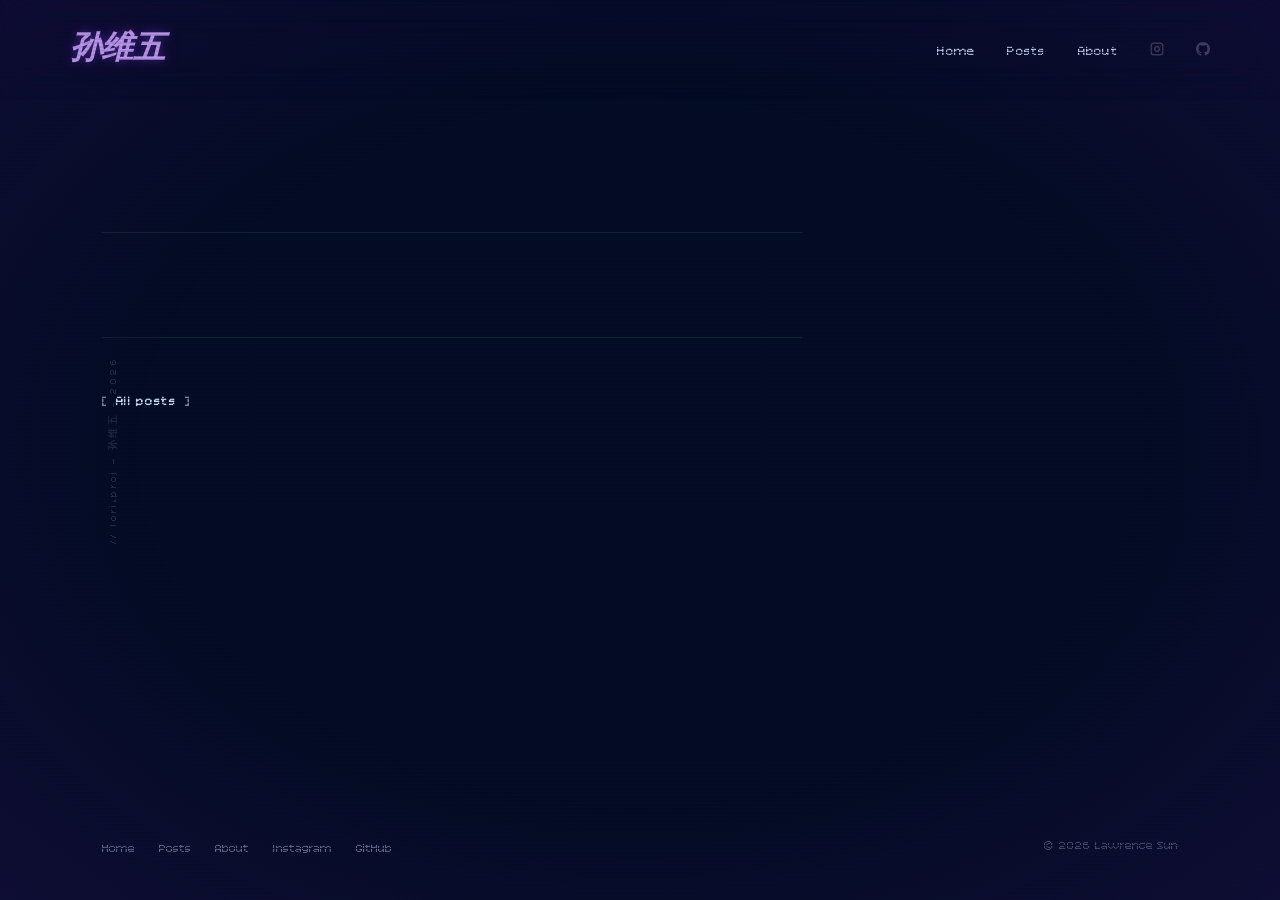
<file: posts/post-template.html>
<!DOCTYPE html>
<html lang="en">
<head>
  <meta charset="UTF-8" />
  <meta name="viewport" content="width=device-width, initial-scale=1.0" />
  <title>What I Learned from Two Weeks Offline — Your Blog Name</title>
  <meta name="description" content="I packed one bag, left my routine behind, and spent two weeks in the quiet." />

  <link rel="preconnect" href="https://fonts.googleapis.com" />
  <link rel="preconnect" href="https://fonts.gstatic.com" crossorigin />
  <link href="https://fonts.googleapis.com/css2?family=Bitcount+Prop+Single&family=Cinzel+Decorative:wght@400;700&family=Cormorant+Garant:ital,wght@0,400;0,500;0,600;1,400;1,600&family=DM+Sans:wght@400;500;600&display=swap" rel="stylesheet" />

  <link rel="stylesheet" href="../css/style.css" />

  <style>
    /* Reading progress bar */
    .reading-progress {
      position: fixed;
      top: 0; left: 0;
      width: 100%; height: 2px;
      background: var(--accent);
      transform: scaleX(0);
      transform-origin: left;
      z-index: 200;
      transition: transform 0.1s linear;
    }
  </style>
</head>
<body>

<div class="side-label">// lori.proj — 孙维五 — 2026</div>

<div class="reading-progress" role="progressbar" aria-label="Reading progress"></div>

<nav class="nav" role="navigation" aria-label="Main navigation">
  <div class="nav-inner">
    <a href="../index.html" class="nav-logo">孙维五</a>
    <ul class="nav-links" role="list">
      <li><a href="../index.html">Home</a></li>
      <li><a href="../archive.html">Posts</a></li>
      <li><a href="../about.html">About</a></li>
      <li>
        <a href="https://www.instagram.com/lori.proj/" class="ig-link" target="_blank" rel="noopener">
          <svg width="14" height="14" viewBox="0 0 24 24" fill="none" stroke="currentColor" stroke-width="2" stroke-linecap="round" stroke-linejoin="round" aria-hidden="true">
            <rect x="2" y="2" width="20" height="20" rx="5" ry="5"/>
            <circle cx="12" cy="12" r="4"/>
            <circle cx="17.5" cy="6.5" r="1" fill="currentColor" stroke="none"/>
          </svg>
</a>
      </li>
      <li>
        <a href="https://github.com/Fifthsol" class="gh-link" target="_blank" rel="noopener">
          <svg width="14" height="14" viewBox="0 0 24 24" fill="currentColor" aria-hidden="true">
            <path d="M12 0C5.37 0 0 5.37 0 12c0 5.31 3.435 9.795 8.205 11.385.6.105.825-.255.825-.57 0-.285-.015-1.23-.015-2.235-3.015.555-3.795-.735-4.035-1.41-.135-.345-.72-1.41-1.23-1.695-.42-.225-1.02-.78-.015-.795.945-.015 1.62.87 1.845 1.23 1.08 1.815 2.805 1.305 3.495.99.105-.78.42-1.305.765-1.605-2.67-.3-5.46-1.335-5.46-5.925 0-1.305.465-2.385 1.23-3.225-.12-.3-.54-1.53.12-3.18 0 0 1.005-.315 3.3 1.23.96-.27 1.98-.405 3-.405s2.04.135 3 .405c2.295-1.56 3.3-1.23 3.3-1.23.66 1.65.24 2.88.12 3.18.765.84 1.23 1.905 1.23 3.225 0 4.605-2.805 5.625-5.475 5.925.435.375.81 1.095.81 2.22 0 1.605-.015 2.895-.015 3.3 0 .315.225.69.825.57A12.02 12.02 0 0 0 24 12c0-6.63-5.37-12-12-12z"/>
          </svg>
</a>
      </li>
    </ul>
    <button class="nav-toggle" aria-label="Toggle menu" aria-expanded="false">
      <svg width="22" height="16" viewBox="0 0 22 16" fill="none">
        <line x1="0" y1="1" x2="22" y2="1" stroke="currentColor" stroke-width="1.5"/>
        <line x1="0" y1="8" x2="22" y2="8" stroke="currentColor" stroke-width="1.5"/>
        <line x1="0" y1="15" x2="22" y2="15" stroke="currentColor" stroke-width="1.5"/>
      </svg>
    </button>
  </div>
</nav>

<main>
  <div class="container">

    <!-- POST HEADER -->
    <header class="post-hero">
      <h1></h1>
      <div class="post-meta">
        <span></span>
      </div>
    </header>

    <!-- POST BODY — Write your content here -->
    <article class="post-body">

      <hr style="border:none; border-top: 1px solid var(--divider); margin: 3rem 0;" />

      <div>
        <a href="../archive.html" class="read-more">All posts</a>
      </div>

    </article>
  </div>
</main>

<footer>
  <div class="container">
    <div class="footer-inner">
      <ul class="footer-links" role="list">
        <li><a href="../index.html">Home</a></li>
        <li><a href="../archive.html">Posts</a></li>
        <li><a href="../about.html">About</a></li>
        <li><a href="https://www.instagram.com/lori.proj/" target="_blank" rel="noopener">Instagram</a></li>
        <li><a href="https://github.com/Fifthsol" target="_blank" rel="noopener">GitHub</a></li>
      </ul>
      <span class="footer-copy">&copy; 2026 Lawrence Sun</span>
    </div>
  </div>
</footer>

<script src="../js/main.js"></script>
</body>
</html>
</file>
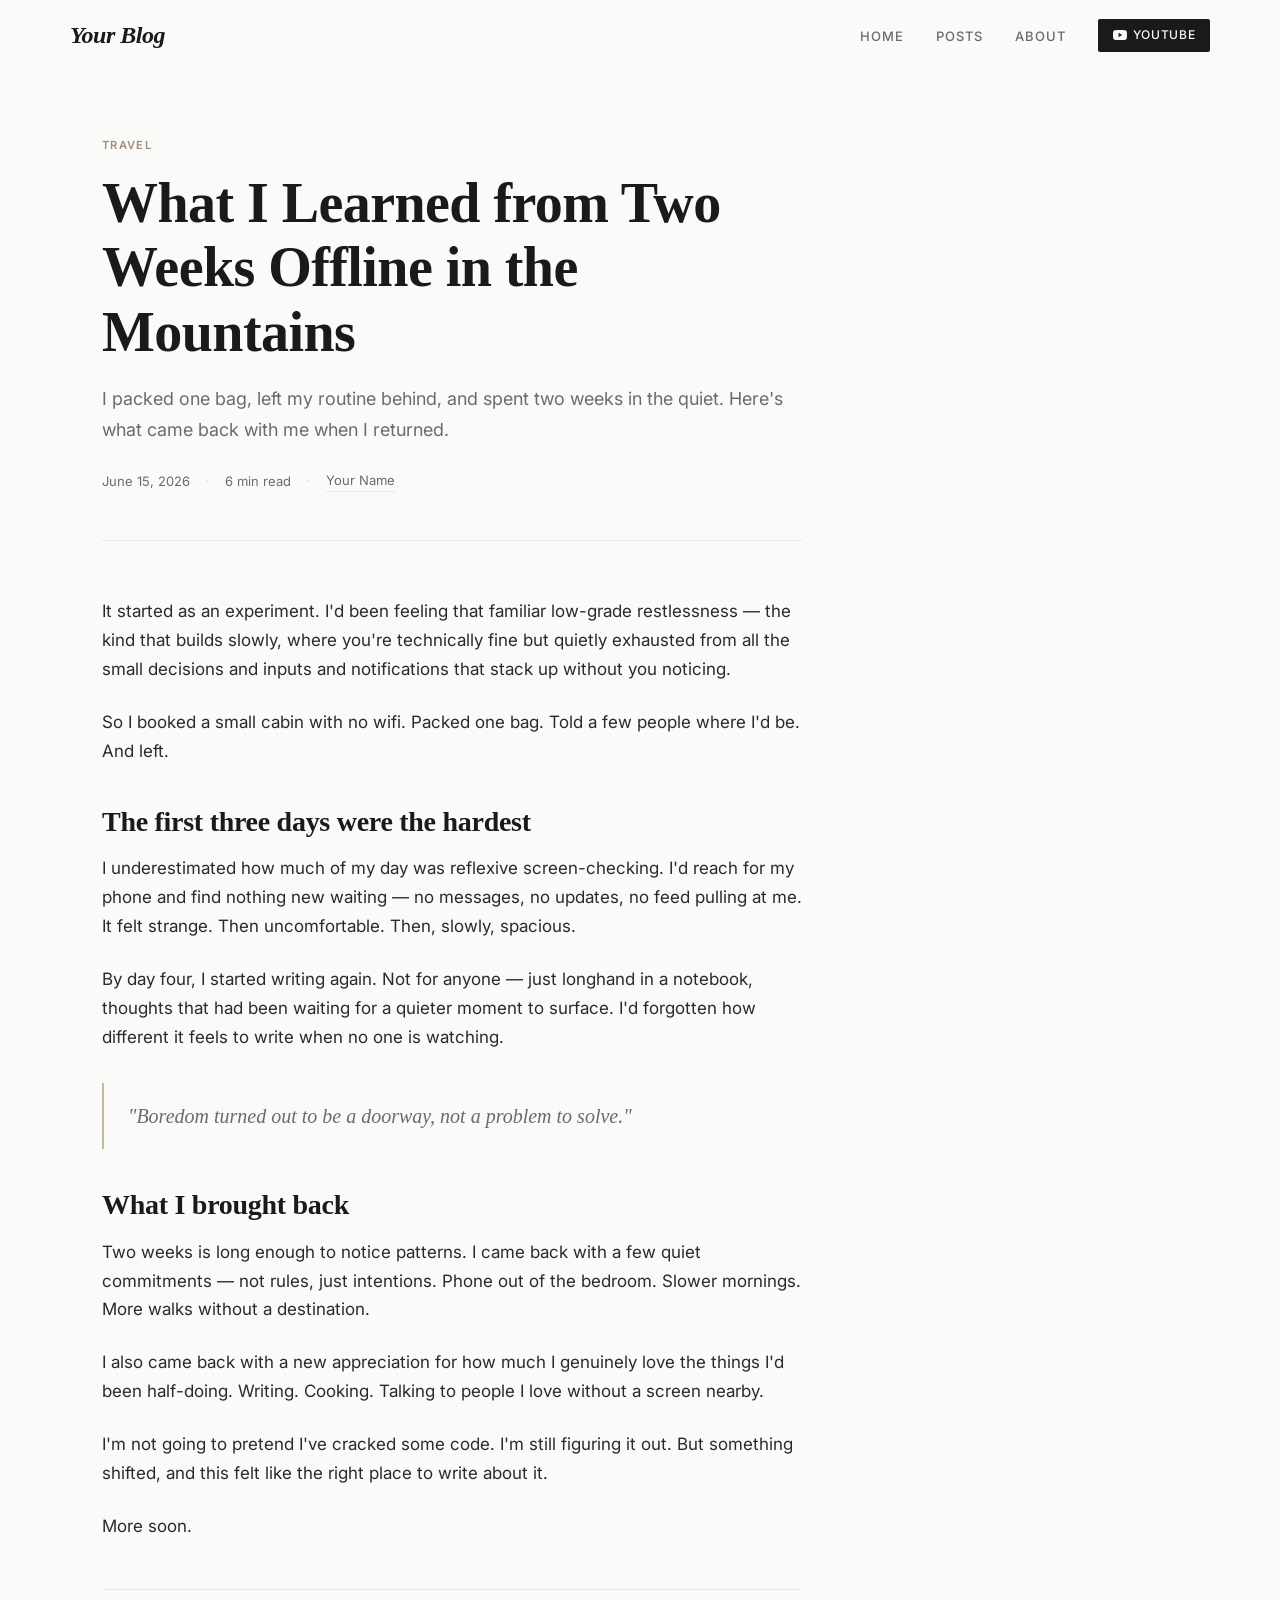
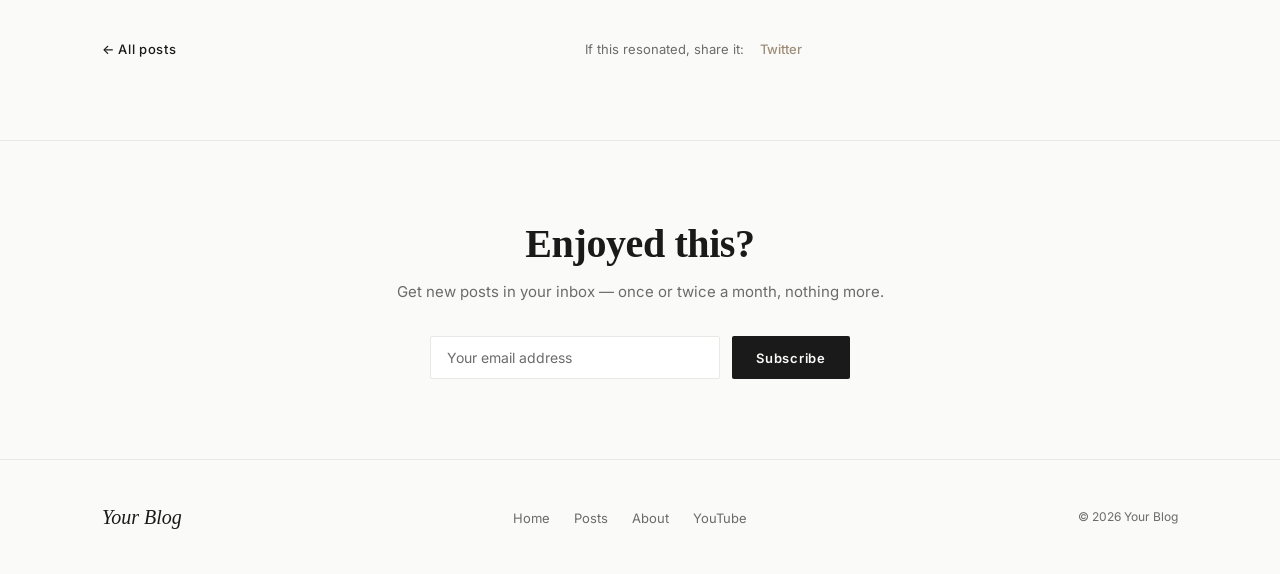
<file: blog/posts/post-template.html>
<!DOCTYPE html>
<html lang="en">
<head>
  <meta charset="UTF-8" />
  <meta name="viewport" content="width=device-width, initial-scale=1.0" />
  <title>What I Learned from Two Weeks Offline — Your Blog Name</title>
  <meta name="description" content="I packed one bag, left my routine behind, and spent two weeks in the quiet." />

  <link rel="preconnect" href="https://fonts.googleapis.com" />
  <link rel="preconnect" href="https://fonts.gstatic.com" crossorigin />
  <link href="https://fonts.googleapis.com/css2?family=Cormorant+Garant:ital,wght@0,400;0,500;0,600;1,400;1,600&family=Inter:wght@400;500;600&display=swap" rel="stylesheet" />

  <link rel="stylesheet" href="../css/style.css" />

  <style>
    /* Reading progress bar */
    .reading-progress {
      position: fixed;
      top: 0; left: 0;
      width: 100%; height: 2px;
      background: var(--accent);
      transform: scaleX(0);
      transform-origin: left;
      z-index: 200;
      transition: transform 0.1s linear;
    }
  </style>
</head>
<body>

<div class="reading-progress" role="progressbar" aria-label="Reading progress"></div>

<nav class="nav" role="navigation" aria-label="Main navigation">
  <div class="nav-inner">
    <a href="../index.html" class="nav-logo">Your Blog</a>
    <ul class="nav-links" role="list">
      <li><a href="../index.html">Home</a></li>
      <li><a href="../archive.html">Posts</a></li>
      <li><a href="../about.html">About</a></li>
      <li>
        <a href="https://youtube.com/@yourchannel" class="yt-link" target="_blank" rel="noopener">
          <svg width="14" height="10" viewBox="0 0 14 10" fill="none" xmlns="http://www.w3.org/2000/svg" aria-hidden="true">
            <path d="M13.7 1.56A1.75 1.75 0 0 0 12.47.33C11.37 0 7 0 7 0S2.63 0 1.53.33A1.75 1.75 0 0 0 .3 1.56C0 2.66 0 5 0 5s0 2.34.3 3.44a1.75 1.75 0 0 0 1.23 1.23C2.63 10 7 10 7 10s4.37 0 5.47-.33a1.75 1.75 0 0 0 1.23-1.23C14 7.34 14 5 14 5s0-2.34-.3-3.44z" fill="currentColor"/>
            <path d="M5.6 7.14L9.24 5 5.6 2.86v4.28z" fill="#1A1A1A"/>
          </svg>
          YouTube
        </a>
      </li>
    </ul>
    <button class="nav-toggle" aria-label="Toggle menu" aria-expanded="false">
      <svg width="22" height="16" viewBox="0 0 22 16" fill="none">
        <line x1="0" y1="1" x2="22" y2="1" stroke="currentColor" stroke-width="1.5"/>
        <line x1="0" y1="8" x2="22" y2="8" stroke="currentColor" stroke-width="1.5"/>
        <line x1="0" y1="15" x2="22" y2="15" stroke="currentColor" stroke-width="1.5"/>
      </svg>
    </button>
  </div>
</nav>

<main>
  <div class="container">

    <!-- POST HEADER -->
    <header class="post-hero">
      <p class="post-category">Travel</p>
      <h1>What I Learned from Two Weeks Offline in the Mountains</h1>
      <p class="post-excerpt">I packed one bag, left my routine behind, and spent two weeks in the quiet. Here's what came back with me when I returned.</p>
      <div class="post-meta">
        <span>June 15, 2026</span>
        <span class="dot"></span>
        <span>6 min read</span>
        <span class="dot"></span>
        <a href="../about.html" style="border-bottom: 1px solid var(--divider);">Your Name</a>
      </div>
    </header>

    <!-- POST BODY — Write your content here -->
    <article class="post-body">

      <!-- Cover image (optional) -->
      <!-- <img src="../images/mountains.jpg" alt="Mountain landscape" /> -->

      <p>It started as an experiment. I'd been feeling that familiar low-grade restlessness — the kind that builds slowly, where you're technically fine but quietly exhausted from all the small decisions and inputs and notifications that stack up without you noticing.</p>

      <p>So I booked a small cabin with no wifi. Packed one bag. Told a few people where I'd be. And left.</p>

      <h2>The first three days were the hardest</h2>

      <p>I underestimated how much of my day was reflexive screen-checking. I'd reach for my phone and find nothing new waiting — no messages, no updates, no feed pulling at me. It felt strange. Then uncomfortable. Then, slowly, spacious.</p>

      <p>By day four, I started writing again. Not for anyone — just longhand in a notebook, thoughts that had been waiting for a quieter moment to surface. I'd forgotten how different it feels to write when no one is watching.</p>

      <blockquote>
        "Boredom turned out to be a doorway, not a problem to solve."
      </blockquote>

      <h2>What I brought back</h2>

      <p>Two weeks is long enough to notice patterns. I came back with a few quiet commitments — not rules, just intentions. Phone out of the bedroom. Slower mornings. More walks without a destination.</p>

      <p>I also came back with a new appreciation for how much I genuinely love the things I'd been half-doing. Writing. Cooking. Talking to people I love without a screen nearby.</p>

      <p>I'm not going to pretend I've cracked some code. I'm still figuring it out. But something shifted, and this felt like the right place to write about it.</p>

      <p>More soon.</p>

      <hr style="border:none; border-top: 1px solid var(--divider); margin: 3rem 0;" />

      <!-- Post footer -->
      <div style="display:flex; justify-content:space-between; align-items:center; flex-wrap:wrap; gap:1rem;">
        <a href="../archive.html" class="read-more">&larr; All posts</a>
        <div class="post-meta">
          <span>If this resonated, share it:</span>
          <a href="https://twitter.com/intent/tweet?text=What+I+Learned+from+Two+Weeks+Offline&url=" style="color: var(--accent-dark); font-weight:500;">Twitter</a>
        </div>
      </div>

    </article>
  </div>
</main>

<!-- NEWSLETTER -->
<section class="newsletter-section">
  <div class="container">
    <h2>Enjoyed this?</h2>
    <p>Get new posts in your inbox — once or twice a month, nothing more.</p>
    <form class="newsletter-form" novalidate>
      <input type="email" placeholder="Your email address" required aria-label="Email address" />
      <button type="submit">Subscribe</button>
    </form>
  </div>
</section>

<footer>
  <div class="container">
    <div class="footer-inner">
      <span class="footer-logo">Your Blog</span>
      <ul class="footer-links" role="list">
        <li><a href="../index.html">Home</a></li>
        <li><a href="../archive.html">Posts</a></li>
        <li><a href="../about.html">About</a></li>
        <li><a href="https://youtube.com/@yourchannel" target="_blank" rel="noopener">YouTube</a></li>
      </ul>
      <span class="footer-copy">&copy; 2026 Your Blog</span>
    </div>
  </div>
</footer>

<script src="../js/main.js"></script>
</body>
</html>
</file>
<file: css/style.css>
/* === TOKENS === */
:root {
  --bg: rgb(4, 12, 36);
  --text: #C8D8F0;
  --text-muted: #6888A8;
  --accent: #F5D000;
  --accent-dark: #C8A800;
  --divider: #152030;
  --white: #E0EAF8;
  --green: #0A1828;
  --glow: rgba(100, 160, 255, 0.15);
  --nav-bg: rgba(4, 12, 36, 0.12);
}


:root {

  --font-display: 'Cinzel Decorative', 'Cormorant Garant', Georgia, serif;
  --font-body: 'DM Sans', system-ui, sans-serif;

  --nav-height: 100px;
  --max-width: 1140px;
  --reading-width: 700px;
}

/* === RESET & BASE === */
*, *::before, *::after { box-sizing: border-box; margin: 0; padding: 0; }

html { scroll-behavior: smooth; }

body {
  background: var(--bg);
  color: var(--text);
  font-family: var(--font-body);
  font-size: 16px;
  line-height: 1.7;
  -webkit-font-smoothing: antialiased;
  min-height: 100vh;
  display: flex;
  flex-direction: column;
}

main, section.hero { flex: 1; }

footer { margin-top: auto; }

.side-label {
  position: fixed;
  left: 1.25rem;
  top: 50%;
  transform: translateY(-50%) rotate(-90deg);
  transform-origin: center center;
  font-family: 'Courier New', monospace;
  font-size: 0.6rem;
  letter-spacing: 0.25em;
  color: var(--text);
  opacity: 0.2;
  pointer-events: none;
  z-index: 50;
  white-space: nowrap;
  text-transform: lowercase;
}

img { max-width: 100%; display: block; }
a { color: inherit; text-decoration: none; }
ul { list-style: none; }

a:hover, button:hover {
  text-shadow: 0 0 10px rgba(240, 140, 30, 0.8), 0 0 25px rgba(240, 100, 10, 0.45);
}

.nav-links a:hover {
  text-shadow: 0 0 8px rgba(240, 140, 30, 1), 0 0 20px rgba(240, 100, 10, 0.8), 0 0 45px rgba(240, 80, 0, 0.4);
}

/* scanlines */
@keyframes scanline-flicker {
  0%   { opacity: 1; }
  18%  { opacity: 0.85; }
  22%  { opacity: 1; }
  55%  { opacity: 0.9; }
  58%  { opacity: 1; }
  80%  { opacity: 0.88; }
  83%  { opacity: 1; }
  100% { opacity: 1; }
}

body::before {
  content: '';
  position: fixed;
  inset: 0;
  pointer-events: none;
  z-index: 9997;
  background: radial-gradient(ellipse at center, transparent 55%, rgba(80, 20, 140, 0.15) 100%);
}

body::after {
  content: '';
  position: fixed;
  inset: 0;
  pointer-events: none;
  z-index: 9999;
  background: repeating-linear-gradient(
    to bottom,
    transparent 0px,
    transparent 2px,
    rgba(0, 20, 60, 0.08) 2px,
    rgba(0, 20, 60, 0.08) 4px
  );
  animation: scanline-flicker 3s infinite;
}


/* === TYPOGRAPHY === */
h1, h2, h3, h4 {
  font-family: var(--font-display);
  font-weight: 600;
  line-height: 1.15;
  letter-spacing: -0.01em;
  text-shadow: 0 0 40px rgba(100, 160, 255, 0.25);
}

h2, h3, h4 {
  font-family: 'Bitcount Prop Single', var(--font-display);
}

button, .hero-cta, .read-more, #respawn-btn {
  font-family: 'Bitcount Prop Single', var(--font-body);
}

.nav-links a, .footer-links a, .footer-copy, .side-label {
  font-family: 'Bitcount Prop Single', var(--font-body);
}

/* === NAV === */
.nav {
  position: fixed;
  top: 0; left: 0; right: 0;
  z-index: 100;
  height: var(--nav-height);
  display: flex;
  align-items: center;
  padding: 0 2rem;
  background: var(--nav-bg);
  backdrop-filter: blur(20px);
  -webkit-backdrop-filter: blur(20px);
  border-bottom: 1px solid transparent;
  transition: border-color 0.3s, box-shadow 0.3s, height 0.3s;
}

.nav.scrolled {
  height: 56px;
  border-color: var(--divider);
  box-shadow: 0 1px 12px rgba(0,0,0,0.05);
}

.nav-inner {
  max-width: var(--max-width);
  width: 100%;
  margin: 0 auto;
  display: flex;
  align-items: center;
  justify-content: space-between;
}

@keyframes purple-pulse {
  0%   { text-shadow: 0 0 10px rgba(160, 80, 255, 0.9), 0 0 25px rgba(120, 40, 220, 0.7), 0 0 50px rgba(100, 20, 200, 0.4); }
  50%  { text-shadow: 0 0 18px rgba(180, 100, 255, 1),  0 0 40px rgba(140, 60, 240, 0.9), 0 0 70px rgba(120, 40, 220, 0.6); }
  100% { text-shadow: 0 0 10px rgba(160, 80, 255, 0.9), 0 0 25px rgba(120, 40, 220, 0.7), 0 0 50px rgba(100, 20, 200, 0.4); }
}

.nav-logo {
  font-family: var(--font-display);
  font-size: 2rem;
  font-style: italic;
  font-weight: 600;
  letter-spacing: -0.02em;
  color: rgba(210, 180, 255, 0.9);
  text-shadow: 0 0 8px rgba(160, 80, 255, 0.4), 0 0 20px rgba(120, 40, 220, 0.2);
  transition: color 0.15s;
}

.nav-logo:hover {
  color: rgba(225, 200, 255, 1);
  animation: purple-pulse 1.4s infinite ease-in-out;
}

.nav-links {
  display: flex;
  align-items: center;
  gap: 2rem;
}

.nav-links a {
  font-size: 0.8125rem;
  font-weight: 400;
  letter-spacing: 0.02em;
  color: var(--text);
  transition: color 0.2s;
}
.nav-links a:hover { color: var(--text); }

.nav-links .yt-link,
.nav-links .ig-link,
.nav-links .gh-link {
  display: flex;
  align-items: center;
  gap: 0.375rem;
  color: var(--text);
  background: var(--text);
  color: var(--bg);
  padding: 0.4rem 0.9rem;
  border-radius: 2px;
  font-size: 0.75rem;
  letter-spacing: 0.06em;
  transition: opacity 0.2s;
}
@keyframes icon-pulse {
  0%   { filter: drop-shadow(0 0 5px rgba(160, 80, 255, 0.9)) drop-shadow(0 0 12px rgba(120, 40, 220, 0.7)); }
  50%  { filter: drop-shadow(0 0 10px rgba(180, 100, 255, 1))  drop-shadow(0 0 22px rgba(140, 60, 240, 0.9)); }
  100% { filter: drop-shadow(0 0 5px rgba(160, 80, 255, 0.9)) drop-shadow(0 0 12px rgba(120, 40, 220, 0.7)); }
}

.nav-links .yt-link:hover,
.nav-links .ig-link:hover,
.nav-links .gh-link:hover { opacity: 1; }
.nav-links .yt-link path:last-child { fill: var(--text); }

.nav-links .ig-link,
.nav-links .gh-link {
  color: rgba(120, 110, 135, 0.55);
  background: none;
  backdrop-filter: none;
  -webkit-backdrop-filter: none;
  border: none;
  border-radius: 0;
  padding: 0;
  filter: none;
  transition: filter 0.15s, color 0.15s;
}

.nav-links .ig-link:hover,
.nav-links .gh-link:hover {
  background: rgba(160, 80, 255, 0.05);
}

.nav-links .ig-link:hover,
.nav-links .gh-link:hover {
  color: rgba(225, 200, 255, 1);
  animation: icon-pulse 1.4s infinite ease-in-out;
}

.nav-links .ig-link svg,
.nav-links .gh-link svg { vertical-align: middle; }

.nav-toggle {
  display: none;
  background: none;
  border: none;
  cursor: pointer;
  padding: 0.25rem;
  color: var(--text);
}

.nav-actions {
  display: flex;
  align-items: center;
  gap: 0.75rem;
}


/* === LAYOUT === */
.container {
  max-width: var(--max-width);
  margin: 0 auto;
  padding: 0 2rem;
}

.page-top {
  padding-top: calc(var(--nav-height) + 4rem);
}

/* === HOME HERO === */
.hero {
  padding-top: calc(var(--nav-height) + 5rem);
  padding-bottom: 5rem;
  position: relative;
  overflow: visible;
}

.hero-eyebrow {
  font-size: 0.75rem;
  letter-spacing: 0.12em;
  text-transform: uppercase;
  color: var(--accent-dark);
  font-weight: 500;
  margin-bottom: 1.25rem;
}

.hero h1 {
  font-size: clamp(2.8rem, 6vw, 5rem);
  max-width: 14ch;
  margin-bottom: 1.5rem;
}

.hero-sub {
  font-size: 1.125rem;
  color: var(--text-muted);
  max-width: 48ch;
  margin-bottom: 2.5rem;
}

.hero-cta {
  display: inline-flex;
  align-items: center;
  font-size: 0.875rem;
  font-weight: 500;
  letter-spacing: 0.06em;
}
.hero-cta::before { content: '['; margin-right: 0.5rem; transition: margin 0.2s; opacity: 0.6; }
.hero-cta::after  { content: ']'; margin-left: 0.5rem;  transition: margin 0.2s; opacity: 0.6; }
.hero-cta:hover::before { margin-right: 0.9rem; }
.hero-cta:hover::after  { margin-left: 0.9rem; }

#respawn-btn {
  position: absolute;
  bottom: 1.5rem;
  left: 2rem;
  z-index: 3;
  background: none;
  border: none;
  color: var(--text-muted);
  font-family: 'Bitcount Prop Single', var(--font-body);
  font-size: 0.7rem;
  letter-spacing: 0.1em;
  text-transform: uppercase;
  padding: 0;
  cursor: pointer;
  transition: color 0.2s;
}
#respawn-btn::before { content: '['; margin-right: 0.5rem; transition: margin 0.2s; }
#respawn-btn::after  { content: ']'; margin-left: 0.5rem;  transition: margin 0.2s; }
#respawn-btn:hover { color: var(--text); }
#respawn-btn:hover::before { margin-right: 0.9rem; }
#respawn-btn:hover::after  { margin-left: 0.9rem; }

#blackhole-btn {
  position: absolute;
  bottom: 1.5rem;
  left: 14rem;
  z-index: 3;
  background: none;
  border: none;
  color: var(--text-muted);
  font-family: 'Bitcount Prop Single', var(--font-body);
  font-size: 0.7rem;
  letter-spacing: 0.1em;
  text-transform: uppercase;
  padding: 0;
  cursor: pointer;
  transition: color 0.2s;
}
#blackhole-btn::before { content: '['; margin-right: 0.5rem; transition: margin 0.2s; }
#blackhole-btn::after  { content: ']'; margin-left: 0.5rem;  transition: margin 0.2s; }
#blackhole-btn:hover, #blackhole-btn.active { color: var(--text); }
#blackhole-btn.active { color: rgba(180, 100, 255, 0.9); }
#blackhole-btn:hover::before, #blackhole-btn.active::before { margin-right: 0.9rem; }
#blackhole-btn:hover::after,  #blackhole-btn.active::after  { margin-left: 0.9rem; }

#supernova-hint {
  position: absolute;
  bottom: 1.5rem;
  left: 26rem;
  z-index: 3;
  font-family: 'Bitcount Prop Single', var(--font-body);
  font-size: 0.7rem;
  letter-spacing: 0.1em;
  text-transform: uppercase;
  color: rgba(180, 100, 255, 0.7);
  opacity: 0;
  pointer-events: none;
  transition: opacity 0.4s;
  animation: supernova-pulse 1.8s infinite ease-in-out;
}
#supernova-hint.visible { opacity: 1; }

@keyframes supernova-pulse {
  0%, 100% { text-shadow: 0 0 6px rgba(180, 100, 255, 0.5); }
  50%       { text-shadow: 0 0 14px rgba(200, 120, 255, 1), 0 0 30px rgba(160, 60, 255, 0.6); }
}

body.blackhole-cursor * { cursor: none !important; }

#commit-log {
  position: absolute;
  bottom: 2rem;
  right: 2rem;
  z-index: 3;
  text-align: right;
}

.commit-log-label {
  font-family: 'Courier New', monospace;
  font-size: 0.6rem;
  letter-spacing: 0.2em;
  color: var(--text-muted);
  opacity: 0.4;
  display: block;
  margin-bottom: 0.5rem;
}

#commit-list {
  list-style: none;
  display: flex;
  flex-direction: column;
  gap: 0.3rem;
}

#commit-list li {
  font-family: 'Courier New', monospace;
  font-size: 0.6rem;
  color: var(--text);
  opacity: 0.3;
  display: flex;
  justify-content: flex-end;
  align-items: baseline;
  gap: 0.75rem;
  transition: opacity 0.2s;
}

#commit-list li:hover { opacity: 0.8; }

#commit-list .commit-msg {
  color: var(--text);
  max-width: 220px;
  overflow: hidden;
  text-overflow: ellipsis;
  white-space: nowrap;
}

#commit-list .commit-date {
  color: var(--accent);
  opacity: 0.7;
  flex-shrink: 0;
}

.hero::after {
  content: '';
  position: absolute;
  bottom: -220px;
  left: 0;
  right: 0;
  height: 320px;
  background: linear-gradient(to bottom, transparent 0%, var(--bg) 75%);
  pointer-events: none;
  z-index: 2;
}

.hero .container {
  position: relative;
  z-index: 3;
}

#particles {
  position: absolute;
  top: 0;
  left: 0;
  width: 100%;
  height: calc(100% + 150px);
  z-index: 1;
  pointer-events: none;
}

/* === SECTION LABEL === */
.section-label {
  font-size: 0.7rem;
  letter-spacing: 0.15em;
  text-transform: uppercase;
  color: var(--text-muted);
  font-weight: 500;
  font-family: var(--font-body);
  padding-bottom: 1rem;
  margin-bottom: 2.5rem;
}

/* === GLASS PANEL === */
.glass-panel {
  background: linear-gradient(
    135deg,
    rgba(255, 255, 255, 0.07) 0%,
    rgba(255, 255, 255, 0.02) 100%
  );
  backdrop-filter: blur(16px);
  -webkit-backdrop-filter: blur(16px);
  border-radius: 16px;
  border: 1px solid rgba(255, 255, 255, 0.07);
  box-shadow: 0 4px 32px rgba(0, 0, 100, 0.15), inset 0 1px 0 rgba(255,255,255,0.08);
}

/* === FEATURED POST === */
.featured-section { padding: 5rem 0 4rem; }

.featured-post {
  display: grid;
  grid-template-columns: 1fr 1fr;
  gap: 4rem;
  align-items: center;
}

.featured-image {
  aspect-ratio: 4/3;
  background: var(--divider);
  overflow: hidden;
  position: relative;
}

.featured-image img {
  width: 100%; height: 100%;
  object-fit: cover;
  transition: transform 0.5s ease;
}
.featured-post:hover .featured-image img { transform: scale(1.02); }

.featured-placeholder {
  width: 100%; height: 100%;
  background: linear-gradient(135deg, #0D1E30 0%, #0A1525 100%);
  display: flex;
  align-items: center;
  justify-content: center;
}

.post-category {
  font-size: 0.7rem;
  letter-spacing: 0.12em;
  text-transform: uppercase;
  color: var(--accent-dark);
  font-weight: 600;
  margin-bottom: 0.875rem;
}

.featured-content h2 {
  font-size: clamp(1.8rem, 3vw, 2.5rem);
  margin-bottom: 1rem;
  transition: opacity 0.2s;
}
.featured-content h2 a:hover { opacity: 0.7; }

.post-excerpt {
  color: var(--text-muted);
  margin-bottom: 1.5rem;
  font-size: 0.9375rem;
}

.post-meta {
  display: flex;
  align-items: center;
  gap: 1rem;
  font-size: 0.8125rem;
  color: var(--text-muted);
}

.post-meta .dot {
  width: 3px; height: 3px;
  border-radius: 50%;
  background: var(--divider);
}

.read-more {
  display: inline-flex;
  align-items: center;
  font-size: 0.8125rem;
  font-weight: 500;
  letter-spacing: 0.05em;
  color: var(--text);
}
.read-more::before { content: '['; margin-right: 0.5rem; transition: margin 0.2s; opacity: 0.6; }
.read-more::after  { content: ']'; margin-left: 0.5rem;  transition: margin 0.2s; opacity: 0.6; }
.read-more:hover::before { margin-right: 0.9rem; }
.read-more:hover::after  { margin-left: 0.9rem; }

/* === POST GRID === */
.posts-section { padding: 0 0 6rem; position: relative; z-index: 5; }

.post-grid {
  display: grid;
  grid-template-columns: repeat(auto-fill, minmax(300px, 1fr));
  gap: 3rem 2.5rem;
}


.post-card {
  background: transparent;
  border-radius: 16px;
  border: 1px solid rgba(255,255,255,0.05);
  overflow: hidden;
  position: relative;
  transition: box-shadow 0.3s, transform 0.3s;
  cursor: pointer;
}
.post-card:hover {
  box-shadow: 0 8px 48px rgba(80,40,200,0.25);
  transform: translateY(-2px);
}
.post-card h3 a::after {
  content: '';
  position: absolute;
  inset: 0;
}

.post-card-image {
  aspect-ratio: 16/10;
  overflow: hidden;
  background: transparent;
}

.post-card-image img {
  width: 100%; height: 100%;
  object-fit: cover;
  transition: transform 0.4s ease;
}
.post-card:hover .post-card-image img { transform: scale(1.03); }

.post-card-placeholder {
  width: 100%; height: 100%;
  background: transparent;
}

.post-card-body {
  background: linear-gradient(135deg, rgba(255,255,255,0.07) 0%, rgba(255,255,255,0.02) 100%);
  backdrop-filter: blur(16px);
  -webkit-backdrop-filter: blur(16px);
  border-top: 1px solid rgba(255,255,255,0.07);
  box-shadow: inset 0 1px 0 rgba(255,255,255,0.08);
  padding: 1rem 1.25rem 1.25rem;
}

.post-card h3 {
  font-size: 1.3rem;
  margin-bottom: 0.6rem;
  transition: opacity 0.2s;
}
.post-card h3 a:hover { opacity: 0.65; }

.post-card .post-excerpt {
  font-size: 0.875rem;
  margin-bottom: 1rem;
}

/* === YOUTUBE SECTION === */
.yt-section {
  color: var(--white);
  padding: 5rem 0;
}

.yt-inner {
  display: grid;
  grid-template-columns: 1fr 1fr;
  gap: 4rem;
  align-items: center;
  background: var(--green);
  border: 1px solid var(--divider);
  border-radius: 8px;
  padding: 4rem;
}

.yt-section .section-label {
  color: rgba(255,255,255,0.4);
  border-color: rgba(255,255,255,0.12);
}

.yt-text h2 {
  font-size: clamp(1.8rem, 3.5vw, 2.75rem);
  color: var(--white);
  margin-bottom: 1rem;
}

.yt-text p {
  color: rgba(255,255,255,0.6);
  margin-bottom: 2rem;
  font-size: 0.9375rem;
}

.yt-btn {
  display: inline-flex;
  align-items: center;
  gap: 0.6rem;
  background: #FF0000;
  color: white;
  padding: 0.75rem 1.5rem;
  font-size: 0.875rem;
  font-weight: 600;
  letter-spacing: 0.04em;
  border-radius: 2px;
  transition: opacity 0.2s, transform 0.2s;
}
.yt-btn:hover { opacity: 0.9; transform: translateY(-1px); }

.yt-preview {
  aspect-ratio: 16/9;
  background: rgba(255,255,255,0.07);
  display: flex;
  align-items: center;
  justify-content: center;
  border-radius: 2px;
  font-size: 0.875rem;
  color: rgba(255,255,255,0.3);
  letter-spacing: 0.05em;
  border: 1px solid rgba(255,255,255,0.1);
}

/* === NEWSLETTER === */
.newsletter-section {
  padding: 5rem 0;
  border-top: 1px solid var(--divider);
  text-align: center;
}

.newsletter-section h2 {
  font-size: clamp(1.75rem, 3.5vw, 2.5rem);
  margin-bottom: 0.75rem;
}

.newsletter-section p {
  color: var(--text-muted);
  margin-bottom: 2rem;
  font-size: 0.9375rem;
}

.newsletter-form {
  display: flex;
  gap: 0.75rem;
  max-width: 420px;
  margin: 0 auto;
}

.newsletter-form input {
  flex: 1;
  padding: 0.75rem 1rem;
  border: 1px solid var(--divider);
  background: var(--white);
  font-family: var(--font-body);
  font-size: 0.875rem;
  color: var(--text);
  border-radius: 2px;
  outline: none;
  transition: border-color 0.2s;
}
.newsletter-form input:focus { border-color: var(--accent); }
.newsletter-form input::placeholder { color: var(--text-muted); }

.newsletter-form button {
  padding: 0.75rem 1.5rem;
  background: var(--text);
  color: var(--bg);
  border: none;
  font-family: var(--font-body);
  font-size: 0.8125rem;
  font-weight: 600;
  letter-spacing: 0.06em;
  cursor: pointer;
  border-radius: 2px;
  transition: opacity 0.2s;
  white-space: nowrap;
}
.newsletter-form button:hover { opacity: 0.8; }

/* === FOOTER === */
footer {
  padding: 2.5rem 0;
}

.footer-inner {
  display: flex;
  align-items: center;
  gap: 2rem;
  flex-wrap: wrap;
}

.footer-links {
  display: flex;
  gap: 1.5rem;
  align-items: center;
}

.footer-links a {
  font-size: 0.75rem;
  color: var(--text);
  opacity: 0.5;
  transition: opacity 0.2s;
}
.footer-links a:hover { opacity: 1; }

.footer-copy {
  font-size: 0.75rem;
  color: var(--text);
  opacity: 0.35;
  margin-left: auto;
}

/* === POST PAGE === */
.post-hero {
  padding-top: calc(var(--nav-height) + 4rem);
  padding-bottom: 3rem;
  border-bottom: 1px solid var(--divider);
  max-width: var(--reading-width);
}

.post-hero .post-category { margin-bottom: 1rem; }

.post-hero h1 {
  font-size: clamp(2rem, 5vw, 3.5rem);
  margin-bottom: 1.25rem;
}

.post-hero .post-excerpt {
  font-size: 1.125rem;
  color: var(--text-muted);
  margin-bottom: 1.5rem;
}

.post-body {
  max-width: var(--reading-width);
  padding: 3.5rem 0 5rem;
}

.post-body p {
  margin-bottom: 1.5rem;
  font-size: 1.0625rem;
  color: var(--text);
}

.post-body h2 {
  font-size: 1.75rem;
  margin: 2.5rem 0 1rem;
}

.post-body h3 {
  font-size: 1.3rem;
  margin: 2rem 0 0.75rem;
}

.post-body img {
  width: 100%;
  margin: 2rem 0;
}

.post-body blockquote {
  border-left: 2px solid var(--accent);
  padding: 1rem 0 1rem 1.5rem;
  margin: 2rem 0;
  font-family: var(--font-display);
  font-size: 1.25rem;
  font-style: italic;
  color: var(--text-muted);
}

/* === ABOUT PAGE === */
.about-grid {
  display: grid;
  grid-template-columns: 1fr 1.5fr;
  gap: 5rem;
  align-items: start;
  padding-bottom: 6rem;
}

.about-photo {
  aspect-ratio: 3/4;
  overflow: hidden;
  position: sticky;
  top: calc(var(--nav-height) + 2rem);
  border-radius: 16px;
  background: linear-gradient(135deg, rgba(255,255,255,0.07) 0%, rgba(255,255,255,0.02) 100%);
  backdrop-filter: blur(16px);
  -webkit-backdrop-filter: blur(16px);
  border: 1px solid rgba(255,255,255,0.07);
  box-shadow: 0 4px 32px rgba(0,0,100,0.15), inset 0 1px 0 rgba(255,255,255,0.08);
}

.about-photo-placeholder {
  width: 100%; height: 100%;
  background: linear-gradient(160deg, #0D1E30 0%, #091420 100%);
}

.about-content {
  background: linear-gradient(135deg, rgba(255,255,255,0.06) 0%, rgba(255,255,255,0.02) 100%);
  backdrop-filter: blur(16px);
  -webkit-backdrop-filter: blur(16px);
  border-radius: 16px;
  border: 1px solid rgba(255,255,255,0.06);
  box-shadow: 0 4px 32px rgba(0,0,100,0.12), inset 0 1px 0 rgba(255,255,255,0.07);
  padding: 2.5rem;
}

.about-content h1 {
  font-size: clamp(2rem, 4vw, 3.25rem);
  margin-bottom: 1.5rem;
}

.about-content p {
  color: var(--text);
  margin-bottom: 1.25rem;
  font-size: 1.0625rem;
}

/* === ARCHIVE PAGE === */
.archive-list { padding-bottom: 5rem; }

.archive-item {
  display: grid;
  grid-template-columns: 6rem 1fr auto;
  gap: 1.5rem;
  align-items: baseline;
  padding: 1.25rem 1.5rem;
  margin-bottom: 0.75rem;
  background: linear-gradient(135deg, rgba(255,255,255,0.06) 0%, rgba(255,255,255,0.02) 100%);
  backdrop-filter: blur(16px);
  -webkit-backdrop-filter: blur(16px);
  border-radius: 12px;
  border: 1px solid rgba(255,255,255,0.06);
  box-shadow: 0 2px 20px rgba(0,0,80,0.12), inset 0 1px 0 rgba(255,255,255,0.07);
  transition: box-shadow 0.2s, transform 0.2s, opacity 0.2s;
}
.archive-item:hover {
  opacity: 1;
  transform: translateX(4px);
  box-shadow: 0 4px 32px rgba(80,40,200,0.2), inset 0 1px 0 rgba(255,255,255,0.1);
}

.archive-date {
  font-size: 0.8125rem;
  color: var(--text-muted);
  font-variant-numeric: tabular-nums;
}

.archive-title {
  font-family: var(--font-display);
  font-size: 1.2rem;
}

.archive-cat {
  font-size: 0.7rem;
  letter-spacing: 0.1em;
  text-transform: uppercase;
  color: var(--accent-dark);
}

/* === MOBILE === */
@media (max-width: 768px) {
  .nav-links { display: none; }
  .nav-links.open {
    display: flex;
    flex-direction: column;
    position: fixed;
    inset: var(--nav-height) 0 0 0;
    background: var(--bg);
    align-items: center;
    justify-content: center;
    gap: 2.5rem;
    z-index: 99;
  }
  .nav-links.open a { font-size: 1rem; }
  .nav-toggle { display: block; }

  .featured-post,
  .yt-inner,
  .about-grid { grid-template-columns: 1fr; gap: 2rem; }

  .about-photo { position: static; aspect-ratio: 1/1; }

  .archive-item { grid-template-columns: 1fr; gap: 0.25rem; }
  .archive-cat { display: none; }

  .newsletter-form { flex-direction: column; }
  .newsletter-form input, .newsletter-form button { width: 100%; }

  .footer-inner { flex-direction: column; text-align: center; }
  .footer-links { flex-wrap: wrap; justify-content: center; }
}

/* === UTILITIES === */
.sr-only { position: absolute; width: 1px; height: 1px; overflow: hidden; clip: rect(0,0,0,0); }
</file>
<file: blog/css/style.css>
/* === TOKENS === */
:root {
  --bg: #FAFAF8;
  --text: #1A1A1A;
  --text-muted: #6B6B6B;
  --accent: #C8B89A;
  --accent-dark: #9E8E78;
  --divider: #E8E8E4;
  --white: #FFFFFF;

  --font-display: 'Cormorant Garant', Georgia, serif;
  --font-body: 'Inter', system-ui, sans-serif;

  --nav-height: 72px;
  --max-width: 1140px;
  --reading-width: 700px;
}

/* === RESET & BASE === */
*, *::before, *::after { box-sizing: border-box; margin: 0; padding: 0; }

html { scroll-behavior: smooth; }

body {
  background: var(--bg);
  color: var(--text);
  font-family: var(--font-body);
  font-size: 16px;
  line-height: 1.7;
  -webkit-font-smoothing: antialiased;
}

img { max-width: 100%; display: block; }
a { color: inherit; text-decoration: none; }
ul { list-style: none; }

/* === TYPOGRAPHY === */
h1, h2, h3, h4 {
  font-family: var(--font-display);
  font-weight: 600;
  line-height: 1.15;
  letter-spacing: -0.01em;
}

/* === NAV === */
.nav {
  position: fixed;
  top: 0; left: 0; right: 0;
  z-index: 100;
  height: var(--nav-height);
  display: flex;
  align-items: center;
  padding: 0 2rem;
  background: var(--bg);
  border-bottom: 1px solid transparent;
  transition: border-color 0.3s, box-shadow 0.3s, height 0.3s;
}

.nav.scrolled {
  height: 56px;
  border-color: var(--divider);
  box-shadow: 0 1px 12px rgba(0,0,0,0.05);
}

.nav-inner {
  max-width: var(--max-width);
  width: 100%;
  margin: 0 auto;
  display: flex;
  align-items: center;
  justify-content: space-between;
}

.nav-logo {
  font-family: var(--font-display);
  font-size: 1.5rem;
  font-style: italic;
  font-weight: 600;
  letter-spacing: -0.02em;
  transition: opacity 0.2s;
}
.nav-logo:hover { opacity: 0.7; }

.nav-links {
  display: flex;
  align-items: center;
  gap: 2rem;
}

.nav-links a {
  font-size: 0.8125rem;
  font-weight: 500;
  letter-spacing: 0.08em;
  text-transform: uppercase;
  color: var(--text-muted);
  transition: color 0.2s;
}
.nav-links a:hover { color: var(--text); }

.nav-links .yt-link {
  display: flex;
  align-items: center;
  gap: 0.375rem;
  color: var(--text);
  background: var(--text);
  color: var(--bg);
  padding: 0.4rem 0.9rem;
  border-radius: 2px;
  font-size: 0.75rem;
  letter-spacing: 0.06em;
  transition: opacity 0.2s;
}
.nav-links .yt-link:hover { opacity: 0.8; }

.nav-toggle {
  display: none;
  background: none;
  border: none;
  cursor: pointer;
  padding: 0.25rem;
  color: var(--text);
}

/* === LAYOUT === */
.container {
  max-width: var(--max-width);
  margin: 0 auto;
  padding: 0 2rem;
}

.page-top {
  padding-top: calc(var(--nav-height) + 4rem);
}

/* === HOME HERO === */
.hero {
  padding-top: calc(var(--nav-height) + 5rem);
  padding-bottom: 5rem;
  border-bottom: 1px solid var(--divider);
}

.hero-eyebrow {
  font-size: 0.75rem;
  letter-spacing: 0.12em;
  text-transform: uppercase;
  color: var(--accent-dark);
  font-weight: 500;
  margin-bottom: 1.25rem;
}

.hero h1 {
  font-size: clamp(2.8rem, 6vw, 5rem);
  max-width: 14ch;
  margin-bottom: 1.5rem;
}

.hero-sub {
  font-size: 1.125rem;
  color: var(--text-muted);
  max-width: 48ch;
  margin-bottom: 2.5rem;
}

.hero-cta {
  display: inline-flex;
  align-items: center;
  gap: 0.5rem;
  font-size: 0.875rem;
  font-weight: 500;
  letter-spacing: 0.06em;
  border-bottom: 1.5px solid var(--text);
  padding-bottom: 2px;
  transition: gap 0.2s;
}
.hero-cta:hover { gap: 0.75rem; }

/* === SECTION LABEL === */
.section-label {
  font-size: 0.7rem;
  letter-spacing: 0.15em;
  text-transform: uppercase;
  color: var(--text-muted);
  font-weight: 500;
  font-family: var(--font-body);
  padding-bottom: 1rem;
  border-bottom: 1px solid var(--divider);
  margin-bottom: 2.5rem;
}

/* === FEATURED POST === */
.featured-section { padding: 5rem 0 4rem; }

.featured-post {
  display: grid;
  grid-template-columns: 1fr 1fr;
  gap: 4rem;
  align-items: center;
}

.featured-image {
  aspect-ratio: 4/3;
  background: var(--divider);
  overflow: hidden;
  position: relative;
}

.featured-image img {
  width: 100%; height: 100%;
  object-fit: cover;
  transition: transform 0.5s ease;
}
.featured-post:hover .featured-image img { transform: scale(1.02); }

.featured-placeholder {
  width: 100%; height: 100%;
  background: linear-gradient(135deg, #E8E4DC 0%, #D4CFC7 100%);
  display: flex;
  align-items: center;
  justify-content: center;
}

.post-category {
  font-size: 0.7rem;
  letter-spacing: 0.12em;
  text-transform: uppercase;
  color: var(--accent-dark);
  font-weight: 600;
  margin-bottom: 0.875rem;
}

.featured-content h2 {
  font-size: clamp(1.8rem, 3vw, 2.5rem);
  margin-bottom: 1rem;
  transition: opacity 0.2s;
}
.featured-content h2 a:hover { opacity: 0.7; }

.post-excerpt {
  color: var(--text-muted);
  margin-bottom: 1.5rem;
  font-size: 0.9375rem;
}

.post-meta {
  display: flex;
  align-items: center;
  gap: 1rem;
  font-size: 0.8125rem;
  color: var(--text-muted);
}

.post-meta .dot {
  width: 3px; height: 3px;
  border-radius: 50%;
  background: var(--divider);
}

.read-more {
  display: inline-flex;
  align-items: center;
  gap: 0.4rem;
  font-size: 0.8125rem;
  font-weight: 500;
  letter-spacing: 0.05em;
  color: var(--text);
  transition: gap 0.2s;
}
.read-more:hover { gap: 0.65rem; }

/* === POST GRID === */
.posts-section { padding: 0 0 6rem; }

.post-grid {
  display: grid;
  grid-template-columns: repeat(auto-fill, minmax(300px, 1fr));
  gap: 3rem 2.5rem;
}

.post-card {}

.post-card-image {
  aspect-ratio: 16/10;
  overflow: hidden;
  margin-bottom: 1.25rem;
  background: var(--divider);
}

.post-card-image img {
  width: 100%; height: 100%;
  object-fit: cover;
  transition: transform 0.4s ease;
}
.post-card:hover .post-card-image img { transform: scale(1.03); }

.post-card-placeholder {
  width: 100%; height: 100%;
  background: linear-gradient(135deg, #EAE7E0 0%, #D8D3CA 100%);
}

.post-card h3 {
  font-size: 1.3rem;
  margin-bottom: 0.6rem;
  transition: opacity 0.2s;
}
.post-card h3 a:hover { opacity: 0.65; }

.post-card .post-excerpt {
  font-size: 0.875rem;
  margin-bottom: 1rem;
}

/* === YOUTUBE SECTION === */
.yt-section {
  background: var(--text);
  color: var(--white);
  padding: 5rem 0;
}

.yt-section .section-label {
  color: rgba(255,255,255,0.4);
  border-color: rgba(255,255,255,0.12);
}

.yt-inner {
  display: grid;
  grid-template-columns: 1fr 1fr;
  gap: 4rem;
  align-items: center;
}

.yt-text h2 {
  font-size: clamp(1.8rem, 3.5vw, 2.75rem);
  color: var(--white);
  margin-bottom: 1rem;
}

.yt-text p {
  color: rgba(255,255,255,0.6);
  margin-bottom: 2rem;
  font-size: 0.9375rem;
}

.yt-btn {
  display: inline-flex;
  align-items: center;
  gap: 0.6rem;
  background: #FF0000;
  color: white;
  padding: 0.75rem 1.5rem;
  font-size: 0.875rem;
  font-weight: 600;
  letter-spacing: 0.04em;
  border-radius: 2px;
  transition: opacity 0.2s, transform 0.2s;
}
.yt-btn:hover { opacity: 0.9; transform: translateY(-1px); }

.yt-preview {
  aspect-ratio: 16/9;
  background: rgba(255,255,255,0.07);
  display: flex;
  align-items: center;
  justify-content: center;
  border-radius: 2px;
  font-size: 0.875rem;
  color: rgba(255,255,255,0.3);
  letter-spacing: 0.05em;
  border: 1px solid rgba(255,255,255,0.1);
}

/* === NEWSLETTER === */
.newsletter-section {
  padding: 5rem 0;
  border-top: 1px solid var(--divider);
  text-align: center;
}

.newsletter-section h2 {
  font-size: clamp(1.75rem, 3.5vw, 2.5rem);
  margin-bottom: 0.75rem;
}

.newsletter-section p {
  color: var(--text-muted);
  margin-bottom: 2rem;
  font-size: 0.9375rem;
}

.newsletter-form {
  display: flex;
  gap: 0.75rem;
  max-width: 420px;
  margin: 0 auto;
}

.newsletter-form input {
  flex: 1;
  padding: 0.75rem 1rem;
  border: 1px solid var(--divider);
  background: var(--white);
  font-family: var(--font-body);
  font-size: 0.875rem;
  color: var(--text);
  border-radius: 2px;
  outline: none;
  transition: border-color 0.2s;
}
.newsletter-form input:focus { border-color: var(--accent); }
.newsletter-form input::placeholder { color: var(--text-muted); }

.newsletter-form button {
  padding: 0.75rem 1.5rem;
  background: var(--text);
  color: var(--bg);
  border: none;
  font-family: var(--font-body);
  font-size: 0.8125rem;
  font-weight: 600;
  letter-spacing: 0.06em;
  cursor: pointer;
  border-radius: 2px;
  transition: opacity 0.2s;
  white-space: nowrap;
}
.newsletter-form button:hover { opacity: 0.8; }

/* === FOOTER === */
footer {
  border-top: 1px solid var(--divider);
  padding: 2.5rem 0;
}

.footer-inner {
  display: flex;
  align-items: center;
  justify-content: space-between;
  flex-wrap: wrap;
  gap: 1rem;
}

.footer-logo {
  font-family: var(--font-display);
  font-style: italic;
  font-size: 1.25rem;
}

.footer-links {
  display: flex;
  gap: 1.5rem;
}

.footer-links a {
  font-size: 0.8125rem;
  color: var(--text-muted);
  transition: color 0.2s;
}
.footer-links a:hover { color: var(--text); }

.footer-copy {
  font-size: 0.75rem;
  color: var(--text-muted);
}

/* === POST PAGE === */
.post-hero {
  padding-top: calc(var(--nav-height) + 4rem);
  padding-bottom: 3rem;
  border-bottom: 1px solid var(--divider);
  max-width: var(--reading-width);
}

.post-hero .post-category { margin-bottom: 1rem; }

.post-hero h1 {
  font-size: clamp(2rem, 5vw, 3.5rem);
  margin-bottom: 1.25rem;
}

.post-hero .post-excerpt {
  font-size: 1.125rem;
  color: var(--text-muted);
  margin-bottom: 1.5rem;
}

.post-body {
  max-width: var(--reading-width);
  padding: 3.5rem 0 5rem;
}

.post-body p {
  margin-bottom: 1.5rem;
  font-size: 1.0625rem;
  color: #2A2A2A;
}

.post-body h2 {
  font-size: 1.75rem;
  margin: 2.5rem 0 1rem;
}

.post-body h3 {
  font-size: 1.3rem;
  margin: 2rem 0 0.75rem;
}

.post-body img {
  width: 100%;
  margin: 2rem 0;
}

.post-body blockquote {
  border-left: 2px solid var(--accent);
  padding: 1rem 0 1rem 1.5rem;
  margin: 2rem 0;
  font-family: var(--font-display);
  font-size: 1.25rem;
  font-style: italic;
  color: var(--text-muted);
}

/* === ABOUT PAGE === */
.about-grid {
  display: grid;
  grid-template-columns: 1fr 1.5fr;
  gap: 5rem;
  align-items: start;
  padding-bottom: 6rem;
}

.about-photo {
  aspect-ratio: 3/4;
  background: var(--divider);
  overflow: hidden;
  position: sticky;
  top: calc(var(--nav-height) + 2rem);
}

.about-photo-placeholder {
  width: 100%; height: 100%;
  background: linear-gradient(160deg, #E2DDD6 0%, #CBC4BA 100%);
}

.about-content h1 {
  font-size: clamp(2rem, 4vw, 3.25rem);
  margin-bottom: 1.5rem;
}

.about-content p {
  color: #2A2A2A;
  margin-bottom: 1.25rem;
  font-size: 1.0625rem;
}

/* === ARCHIVE PAGE === */
.archive-list { padding-bottom: 5rem; }

.archive-item {
  display: grid;
  grid-template-columns: 6rem 1fr auto;
  gap: 1.5rem;
  align-items: baseline;
  padding: 1.5rem 0;
  border-bottom: 1px solid var(--divider);
  transition: opacity 0.2s;
}
.archive-item:hover { opacity: 0.7; }

.archive-date {
  font-size: 0.8125rem;
  color: var(--text-muted);
  font-variant-numeric: tabular-nums;
}

.archive-title {
  font-family: var(--font-display);
  font-size: 1.2rem;
}

.archive-cat {
  font-size: 0.7rem;
  letter-spacing: 0.1em;
  text-transform: uppercase;
  color: var(--accent-dark);
}

/* === MOBILE === */
@media (max-width: 768px) {
  .nav-links { display: none; }
  .nav-links.open {
    display: flex;
    flex-direction: column;
    position: fixed;
    inset: var(--nav-height) 0 0 0;
    background: var(--bg);
    align-items: center;
    justify-content: center;
    gap: 2.5rem;
    z-index: 99;
  }
  .nav-links.open a { font-size: 1rem; }
  .nav-toggle { display: block; }

  .featured-post,
  .yt-inner,
  .about-grid { grid-template-columns: 1fr; gap: 2rem; }

  .about-photo { position: static; aspect-ratio: 1/1; }

  .archive-item { grid-template-columns: 1fr; gap: 0.25rem; }
  .archive-cat { display: none; }

  .newsletter-form { flex-direction: column; }
  .newsletter-form input, .newsletter-form button { width: 100%; }

  .footer-inner { flex-direction: column; text-align: center; }
  .footer-links { flex-wrap: wrap; justify-content: center; }
}

/* === UTILITIES === */
.sr-only { position: absolute; width: 1px; height: 1px; overflow: hidden; clip: rect(0,0,0,0); }
</file>
